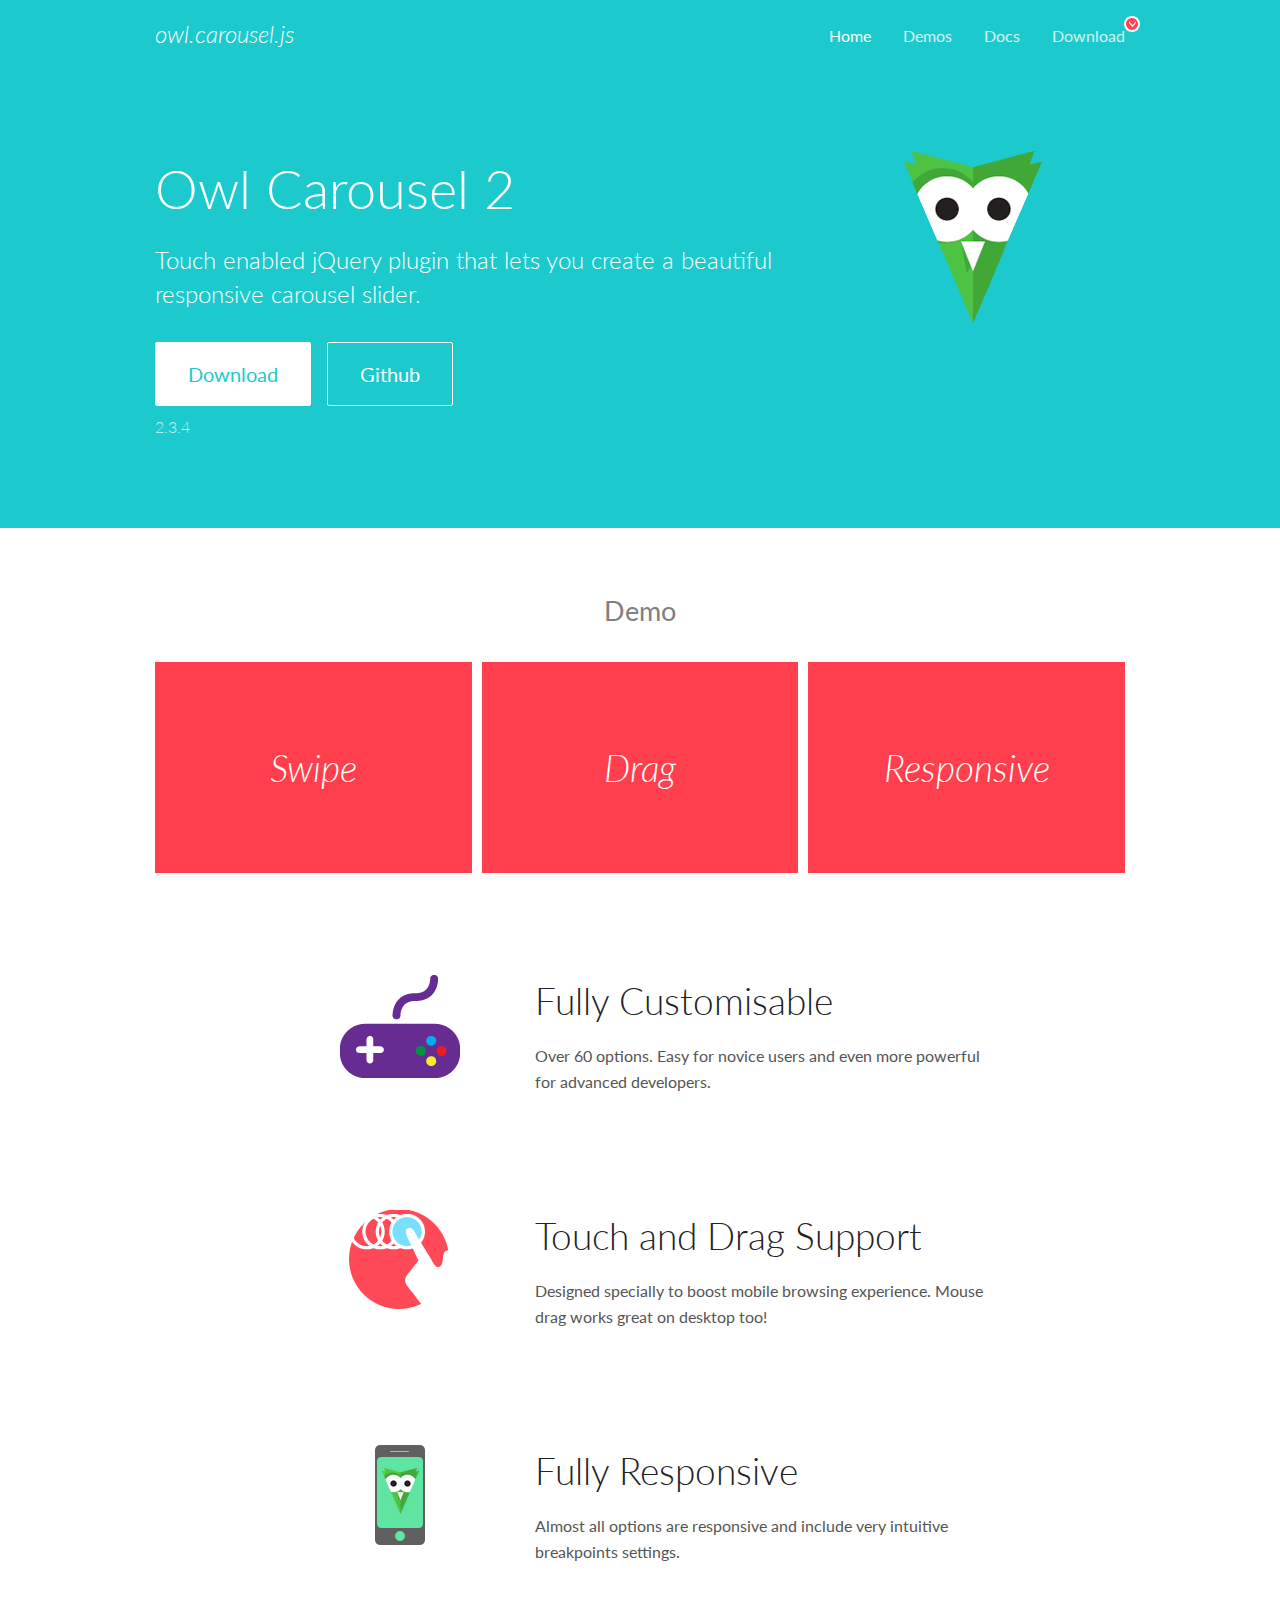
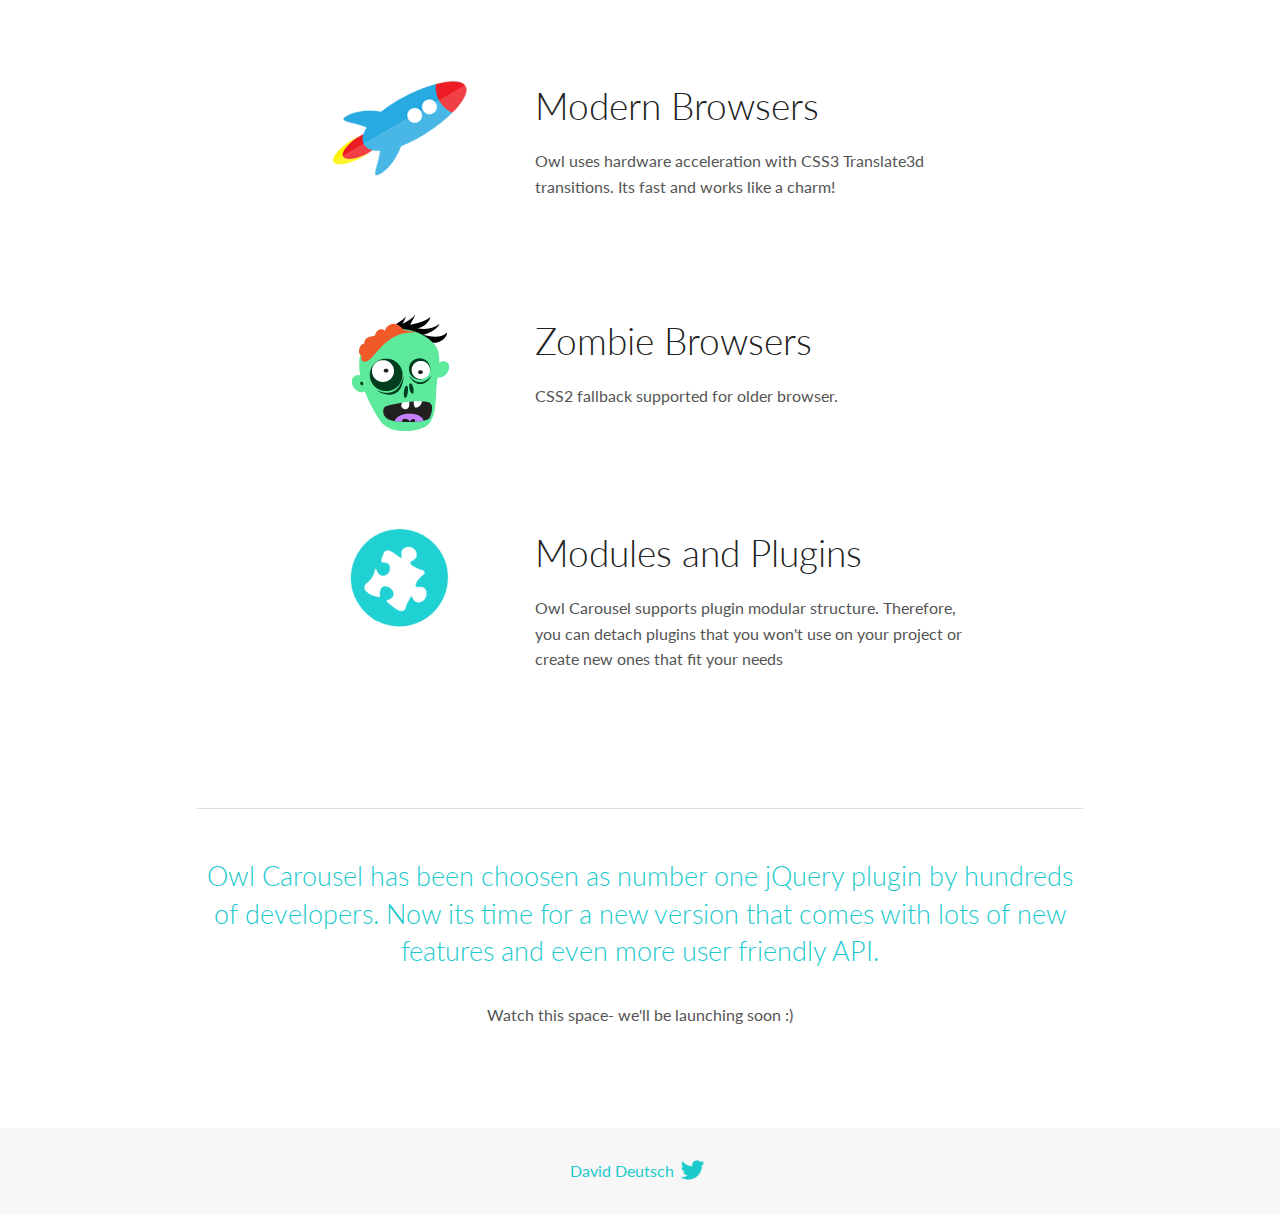
<file: assets/plugins/OwlCarousel2-2.3.4/docs/index.html>
<!DOCTYPE html>
<html lang="en">
  <head>

    <!-- head -->
    <meta charset="utf-8">
    <meta name="msapplication-tap-highlight" content="no" />
    <meta name="viewport" content="width=device-width, initial-scale=1.0" />
    <meta name="description" content="Touch enabled jQuery plugin that lets you create beautiful responsive carousel slider.">
    <meta name="author" content="David Deutsch">
    <title>
      Home | Owl Carousel | 2.3.4
    </title>

    <!-- Stylesheets -->
    <link href='https://fonts.googleapis.com/css?family=Lato:300,400,700,400italic,300italic' rel='stylesheet' type='text/css'>
    <link rel="stylesheet" href="assets/css/docs.theme.min.css">

    <!-- Owl Stylesheets -->
    <link rel="stylesheet" href="assets/owlcarousel/assets/owl.carousel.min.css">
    <link rel="stylesheet" href="assets/owlcarousel/assets/owl.theme.default.min.css">

    <!-- HTML5 shim and Respond.js IE8 support of HTML5 elements and media queries -->

    <!--[if lt IE 9]>
      <script src="https://oss.maxcdn.com/libs/html5shiv/3.7.0/html5shiv.js"></script>
      <script src="https://oss.maxcdn.com/libs/respond.js/1.3.0/respond.min.js"></script>
    <![endif]-->

    <!-- Favicons -->
    <link rel="apple-touch-icon-precomposed" sizes="144x144" href="assets/ico/apple-touch-icon-144-precomposed.png">
    <link rel="shortcut icon" href="assets/ico/favicon.png">
    <link rel="shortcut icon" href="favicon.ico">

    <!-- Yeah i know js should not be in header. Its required for demos.-->

    <!-- javascript -->
    <script src="assets/vendors/jquery.min.js"></script>
    <script src="assets/owlcarousel/owl.carousel.js"></script>
  </head>
  <body>

    <!-- header -->
    <header class="header">
      <div class="row">
        <div class="large-12 columns">
          <div class="brand left">
            <h3>
              <a href="/OwlCarousel2/">owl.carousel.js</a> 
            </h3>
          </div>
          <a id="toggle-nav" class="right">
            <span></span> <span></span> <span></span> 
          </a> 
          <div class="nav-bar">
            <ul class="clearfix">
              <li class="active">
                <a href="/OwlCarousel2/index.html">Home</a> 
              </li>
              <li> <a href="/OwlCarousel2/demos/demos.html">Demos</a>  </li>
              <li> <a href="/OwlCarousel2/docs/started-welcome.html">Docs</a>  </li>
              <li>
                <a href="https://github.com/OwlCarousel2/OwlCarousel2/archive/2.3.4.zip">Download</a> 
                <span class="download"></span> 
              </li>
            </ul>
          </div>
        </div>
      </div>
    </header>

    <!-- home panel -->
    <section id="hero">
      <div class="row">
        <div class="large-8 medium-8 columns">
          <h1>Owl Carousel 2</h1>
          <h4>Touch enabled jQuery plugin that lets you create a beautiful responsive carousel slider.</h4>
          <a href="https://github.com/OwlCarousel2/OwlCarousel2/archive/2.3.4.zip" class="hero-button">Download</a> 
          <a href="https://github.com/OwlCarousel2/OwlCarousel2" class="hero-button outline">Github</a> 
          <p>2.3.4</p>
        </div>
        <div class="large-4 medium-4 columns">
          <img class="owl-logo" src="assets/img/owl-logo.png" alt="mr. Owl">
        </div>
      </div>
    </section>

    <!-- body -->
    <div class="home-demo">
      <div class="row">
        <div class="large-12 columns">
          <h3>Demo</h3>
          <div class="owl-carousel">
            <div class="item">
              <h2>Swipe</h2>
            </div>
            <div class="item">
              <h2>Drag</h2>
            </div>
            <div class="item">
              <h2>Responsive</h2>
            </div>
            <div class="item">
              <h2>CSS3</h2>
            </div>
            <div class="item">
              <h2>Fast</h2>
            </div>
            <div class="item">
              <h2>Easy</h2>
            </div>
            <div class="item">
              <h2>Free</h2>
            </div>
            <div class="item">
              <h2>Upgradable</h2>
            </div>
            <div class="item">
              <h2>Tons of options</h2>
            </div>
            <div class="item">
              <h2>Infinity</h2>
            </div>
            <div class="item">
              <h2>Auto Width</h2>
            </div>
          </div>
        </div>
      </div>
    </div>
    <script>
      var owl = $('.owl-carousel');
      owl.owlCarousel({
        margin: 10,
        loop: true,
        responsive: {
          0: {
            items: 1
          },
          600: {
            items: 2
          },
          1000: {
            items: 3
          }
        }
      })
    </script>

    <!-- features -->
    <div id="features">
      <div class="row">
        <div class="small-12 medium-9 small-centered columns">
          <section class="row feature">
            <div class="medium-4 small-12 columns">
              <img src="assets/img/feature-options.png" alt="">
            </div>
            <div class="medium-8 small-12 columns">
              <h2>Fully Customisable</h2>
              <p>Over 60 options. Easy for novice users and even more powerful for advanced developers.</p>
            </div>
          </section>
          <section class="row feature">
            <div class="medium-4 small-12 columns">
              <img src="assets/img/feature-drag.png" alt="">
            </div>
            <div class="medium-8 small-12 columns">
              <h2>Touch and Drag Support</h2>
              <p>Designed specially to boost mobile browsing experience. Mouse drag works great on desktop too!</p>
            </div>
          </section>
          <section class="row feature">
            <div class="medium-4 small-12 columns">
              <img src="assets/img/feature-responsive.png" alt="">
            </div>
            <div class="medium-8 small-12 columns">
              <h2>Fully Responsive</h2>
              <p>Almost all options are responsive and include very intuitive breakpoints settings.</p>
            </div>
          </section>
          <section class="row feature">
            <div class="medium-4 small-12 columns">
              <img src="assets/img/feature-modern.png" alt="">
            </div>
            <div class="medium-8 small-12 columns">
              <h2>Modern Browsers</h2>
              <p>Owl uses hardware acceleration with CSS3 Translate3d transitions. Its fast and works like a charm! </p>
            </div>
          </section>
          <section class="row feature">
            <div class="medium-4 small-12 columns">
              <img src="assets/img/feature-zombie.png" alt="">
            </div>
            <div class="medium-8 small-12 columns">
              <h2>Zombie Browsers</h2>
              <p>CSS2 fallback supported for older browser.</p>
            </div>
          </section>
          <section class="row feature">
            <div class="medium-4 small-12 columns">
              <img src="assets/img/feature-module.png" alt="">
            </div>
            <div class="medium-8 small-12 columns">
              <h2>Modules and Plugins</h2>
              <p>Owl Carousel supports plugin modular structure. Therefore, you can detach plugins that you won&#x27;t use on your project or create new ones that fit your needs</p>
            </div>
          </section>
        </div>
      </div>
    </div>

    <!-- footer -->
    <section id="teaser-text">
      <div class="row">
        <div class="small-12 medium-11 small-centered columns">
          <hr>
          <h3 id="owl-carousel-has-been-choosen-as-number-one-jquery-plugin-by-hundreds-of-developers-now-its-time-for-a-new-version-that-comes-with-lots-of-new-features-and-even-more-user-friendly-api-">Owl Carousel has been choosen as number one jQuery plugin by hundreds of developers. Now its time for a new version that comes with lots of new features and even more user friendly API.</h3>
          <p>Watch this space- we&#39;ll be launching soon :)</p>
        </div>
      </div>
    </section>

    <!-- footer -->
    <footer class="footer">
      <div class="row">
        <div class="large-12 columns">
          <h5>
            <a href="/OwlCarousel2/docs/support-contact.html">David Deutsch</a> 
            <a id="custom-tweet-button" href="https://twitter.com/share?url=https://github.com/OwlCarousel2/OwlCarousel2&text=Owl Carousel - This is so awesome! " target="_blank"></a> 
          </h5>
        </div>
      </div>
    </footer>

    <!-- vendors -->
    <script src="assets/vendors/highlight.js"></script>
    <script src="assets/js/app.js"></script>
  </body>
</html>
</file>
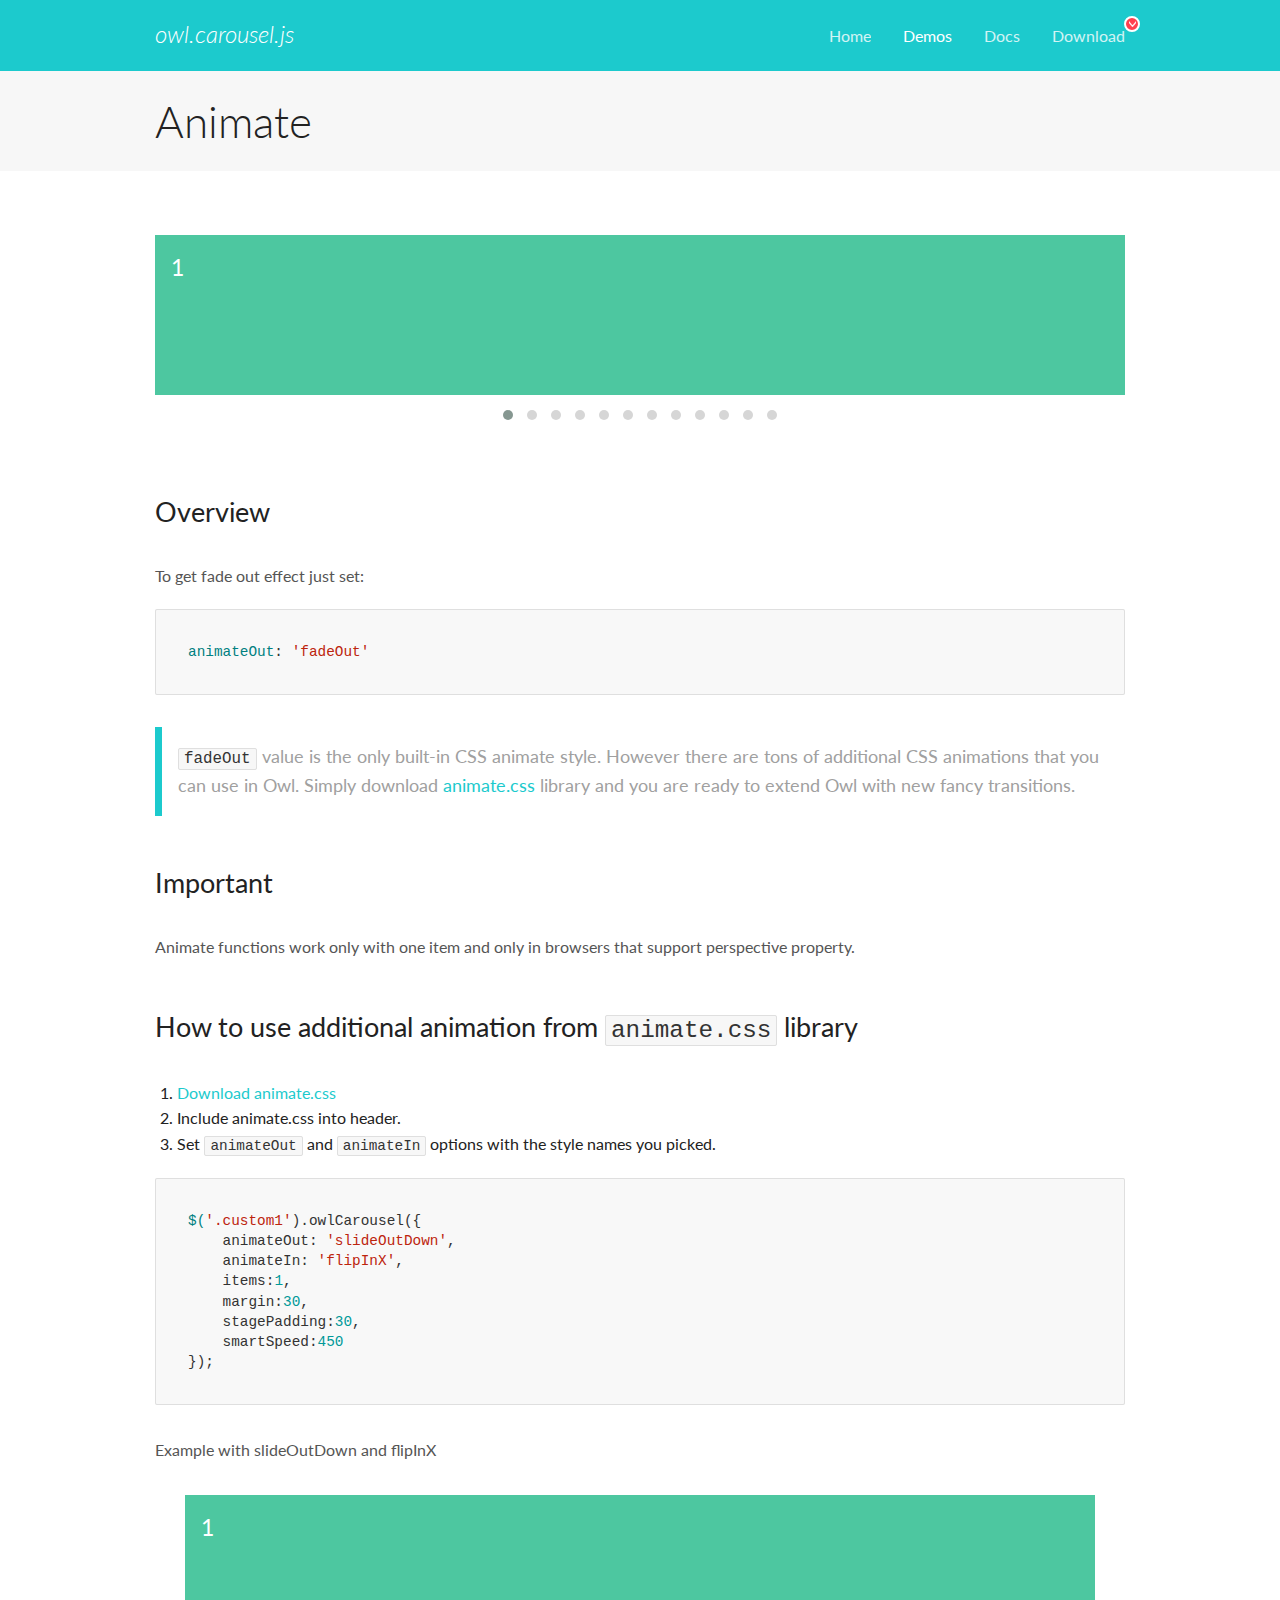
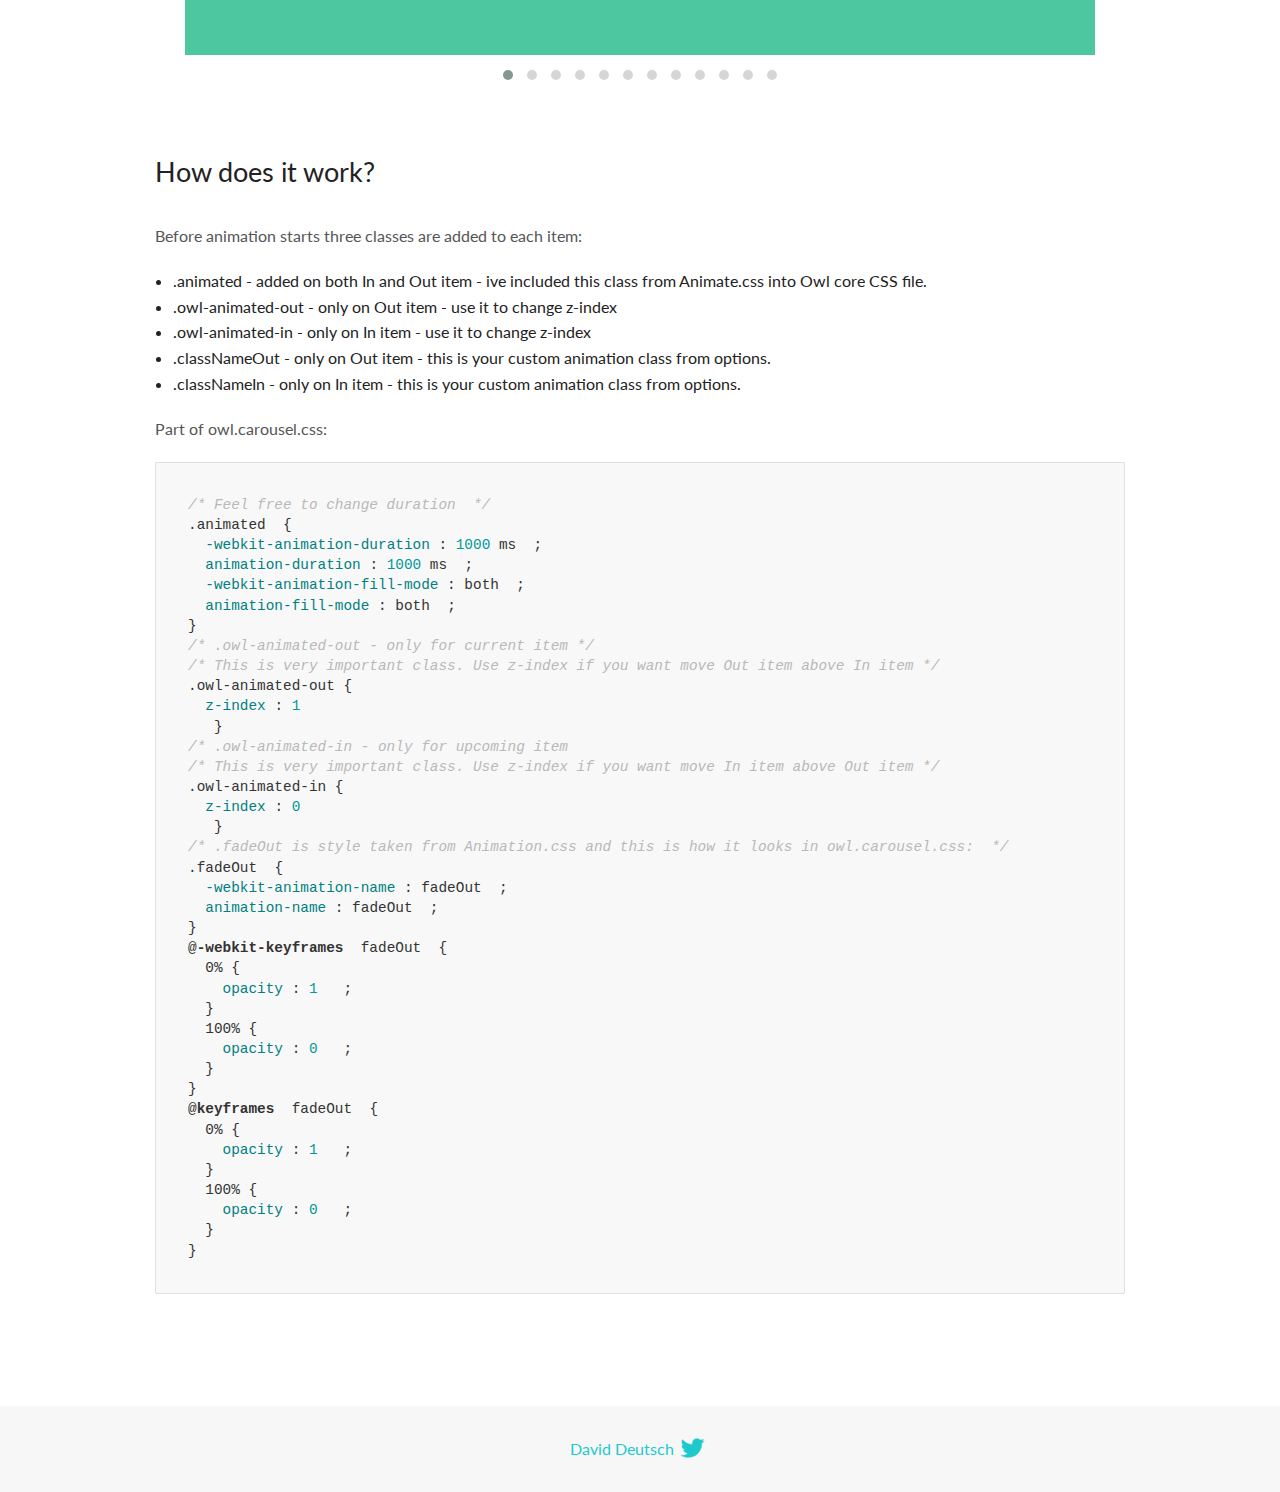
<file: assets/plugins/OwlCarousel2-2.3.4/docs/demos/animate.html>
<!DOCTYPE html>
<html lang="en">
  <head>

    <!-- head -->
    <meta charset="utf-8">
    <meta name="msapplication-tap-highlight" content="no" />
    <meta name="viewport" content="width=device-width, initial-scale=1.0" />
    <meta name="description" content="Animate carousel">
    <meta name="author" content="David Deutsch">
    <title>
      Animate Demo | Owl Carousel | 2.3.4
    </title>

    <!-- Stylesheets -->
    <link href='https://fonts.googleapis.com/css?family=Lato:300,400,700,400italic,300italic' rel='stylesheet' type='text/css'>
    <link rel="stylesheet" href="../assets/css/docs.theme.min.css">

    <!-- Owl Stylesheets -->
    <link rel="stylesheet" href="../assets/owlcarousel/assets/owl.carousel.min.css">
    <link rel="stylesheet" href="../assets/owlcarousel/assets/owl.theme.default.min.css">

    <!-- HTML5 shim and Respond.js IE8 support of HTML5 elements and media queries -->

    <!--[if lt IE 9]>
      <script src="https://oss.maxcdn.com/libs/html5shiv/3.7.0/html5shiv.js"></script>
      <script src="https://oss.maxcdn.com/libs/respond.js/1.3.0/respond.min.js"></script>
    <![endif]-->

    <!-- Favicons -->
    <link rel="apple-touch-icon-precomposed" sizes="144x144" href="../assets/ico/apple-touch-icon-144-precomposed.png">
    <link rel="shortcut icon" href="../assets/ico/favicon.png">
    <link rel="shortcut icon" href="favicon.ico">

    <!-- Yeah i know js should not be in header. Its required for demos.-->

    <!-- javascript -->
    <script src="../assets/vendors/jquery.min.js"></script>
    <script src="../assets/owlcarousel/owl.carousel.js"></script>
  </head>
  <body>

    <!-- header -->
    <header class="header">
      <div class="row">
        <div class="large-12 columns">
          <div class="brand left">
            <h3>
              <a href="/OwlCarousel2/">owl.carousel.js</a> 
            </h3>
          </div>
          <a id="toggle-nav" class="right">
            <span></span> <span></span> <span></span> 
          </a> 
          <div class="nav-bar">
            <ul class="clearfix">
              <li> <a href="/OwlCarousel2/index.html">Home</a>  </li>
              <li class="active">
                <a href="/OwlCarousel2/demos/demos.html">Demos</a> 
              </li>
              <li> <a href="/OwlCarousel2/docs/started-welcome.html">Docs</a>  </li>
              <li>
                <a href="https://github.com/OwlCarousel2/OwlCarousel2/archive/2.3.4.zip">Download</a> 
                <span class="download"></span> 
              </li>
            </ul>
          </div>
        </div>
      </div>
    </header>

    <!-- title -->
    <section class="title">
      <div class="row">
        <div class="large-12 columns">
          <h1>Animate</h1>
        </div>
      </div>
    </section>

    <!--  Demos -->
    <section id="demos">
      <div class="row">
        <div class="large-12 columns">
          <div class="fadeOut owl-carousel owl-theme">
            <div class="item">
              <h4>1</h4>
            </div>
            <div class="item">
              <h4>2</h4>
            </div>
            <div class="item">
              <h4>3</h4>
            </div>
            <div class="item">
              <h4>4</h4>
            </div>
            <div class="item">
              <h4>5</h4>
            </div>
            <div class="item">
              <h4>6</h4>
            </div>
            <div class="item">
              <h4>7</h4>
            </div>
            <div class="item">
              <h4>8</h4>
            </div>
            <div class="item">
              <h4>9</h4>
            </div>
            <div class="item">
              <h4>10</h4>
            </div>
            <div class="item">
              <h4>11</h4>
            </div>
            <div class="item">
              <h4>12</h4>
            </div>
          </div>
          <h3 id="overview">Overview</h3>
          <p>To get fade out effect just set:</p>
          <pre><code>animateOut: &#39;fadeOut&#39;</code></pre>
          <blockquote>
            <p><code>fadeOut</code> value is the only built-in CSS animate style. However there are tons of additional CSS animations that you can use in Owl. Simply download
              <a href="https://daneden.github.io/animate.css/">animate.css</a>  library and you are ready to extend Owl with new fancy transitions.</p>
          </blockquote>
          <h3 id="important">Important</h3>
          <p>Animate functions work only with one item and only in browsers that support perspective property.</p>
          <h3 id="how-to-use-additional-animation-from-animate-css-library">How to use additional animation from <code>animate.css</code> library</h3>
          <ol>
            <li> <a href="https://daneden.github.io/animate.css/">Download animate.css</a>  </li>
            <li>Include animate.css into header.</li>
            <li>Set <code>animateOut</code> and <code>animateIn</code> options with the style names you picked.</li>
          </ol>
          <pre><code>$(&#39;.custom1&#39;).owlCarousel({
    animateOut: &#39;slideOutDown&#39;,
    animateIn: &#39;flipInX&#39;,
    items:1,
    margin:30,
    stagePadding:30,
    smartSpeed:450
});</code></pre>
          <p>Example with slideOutDown and flipInX</p>
          <div class="custom1 owl-carousel owl-theme">
            <div class="item">
              <h4>1</h4>
            </div>
            <div class="item">
              <h4>2</h4>
            </div>
            <div class="item">
              <h4>3</h4>
            </div>
            <div class="item">
              <h4>4</h4>
            </div>
            <div class="item">
              <h4>5</h4>
            </div>
            <div class="item">
              <h4>6</h4>
            </div>
            <div class="item">
              <h4>7</h4>
            </div>
            <div class="item">
              <h4>8</h4>
            </div>
            <div class="item">
              <h4>9</h4>
            </div>
            <div class="item">
              <h4>10</h4>
            </div>
            <div class="item">
              <h4>11</h4>
            </div>
            <div class="item">
              <h4>12</h4>
            </div>
          </div>
          <h3 id="how-does-it-work-">How does it work?</h3>
          <p>Before animation starts three classes are added to each item:</p>
          <ul>
            <li>.animated - added on both In and Out item - ive included this class from Animate.css into Owl core CSS file.</li>
            <li>.owl-animated-out - only on Out item - use it to change z-index</li>
            <li>.owl-animated-in - only on In item - use it to change z-index</li>
            <li>.classNameOut - only on Out item - this is your custom animation class from options.</li>
            <li>.classNameIn - only on In item - this is your custom animation class from options.</li>
          </ul>
          <p>Part of owl.carousel.css:</p>
          <pre><code class="language-css"><span class="comment">/* Feel free to change duration  */</span> 
<span class="class">.animated</span>  <span class="rules">{
  <span class="rule"><span class="attribute">-webkit-animation-duration</span> :<span class="value"> <span class="number">1000</span> ms</span> </span> ;
  <span class="rule"><span class="attribute">animation-duration</span> :<span class="value"> <span class="number">1000</span> ms</span> </span> ;
  <span class="rule"><span class="attribute">-webkit-animation-fill-mode</span> :<span class="value"> both</span> </span> ;
  <span class="rule"><span class="attribute">animation-fill-mode</span> :<span class="value"> both</span> </span> ;
<span class="rule">}</span> </span> 
<span class="comment">/* .owl-animated-out - only for current item */</span> 
<span class="comment">/* This is very important class. Use z-index if you want move Out item above In item */</span> 
<span class="class">.owl-animated-out</span> <span class="rules">{
  <span class="rule"><span class="attribute">z-index</span> :<span class="value"> <span class="number">1</span> 
</span> </span> </span> }
<span class="comment">/* .owl-animated-in - only for upcoming item
/* This is very important class. Use z-index if you want move In item above Out item */</span> 
<span class="class">.owl-animated-in</span> <span class="rules">{
  <span class="rule"><span class="attribute">z-index</span> :<span class="value"> <span class="number">0</span> 
</span> </span> </span> }
<span class="comment">/* .fadeOut is style taken from Animation.css and this is how it looks in owl.carousel.css:  */</span> 
<span class="class">.fadeOut</span>  <span class="rules">{
  <span class="rule"><span class="attribute">-webkit-animation-name</span> :<span class="value"> fadeOut</span> </span> ;
  <span class="rule"><span class="attribute">animation-name</span> :<span class="value"> fadeOut</span> </span> ;
<span class="rule">}</span> </span> 
<span class="at_rule">@<span class="keyword">-webkit-keyframes</span>  fadeOut </span> {
  0% <span class="rules">{
    <span class="rule"><span class="attribute">opacity</span> :<span class="value"> <span class="number">1</span> </span> </span> ;
  <span class="rule">}</span> </span> 
  100% <span class="rules">{
    <span class="rule"><span class="attribute">opacity</span> :<span class="value"> <span class="number">0</span> </span> </span> ;
  <span class="rule">}</span> </span> 
}
<span class="at_rule">@<span class="keyword">keyframes</span>  fadeOut </span> {
  0% <span class="rules">{
    <span class="rule"><span class="attribute">opacity</span> :<span class="value"> <span class="number">1</span> </span> </span> ;
  <span class="rule">}</span> </span> 
  100% <span class="rules">{
    <span class="rule"><span class="attribute">opacity</span> :<span class="value"> <span class="number">0</span> </span> </span> ;
  <span class="rule">}</span> </span> 
}</code></pre>
          <link rel="stylesheet" href="../assets/css/animate.css">
          <script>
            jQuery(document).ready(function($) {
              $('.fadeOut').owlCarousel({
                items: 1,
                animateOut: 'fadeOut',
                loop: true,
                margin: 10,
              });
              $('.custom1').owlCarousel({
                animateOut: 'slideOutDown',
                animateIn: 'flipInX',
                items: 1,
                margin: 30,
                stagePadding: 30,
                smartSpeed: 450
              });
            });
          </script>
        </div>
      </div>
    </section>

    <!-- footer -->
    <footer class="footer">
      <div class="row">
        <div class="large-12 columns">
          <h5>
            <a href="/OwlCarousel2/docs/support-contact.html">David Deutsch</a> 
            <a id="custom-tweet-button" href="https://twitter.com/share?url=https://github.com/OwlCarousel2/OwlCarousel2&text=Owl Carousel - This is so awesome! " target="_blank"></a> 
          </h5>
        </div>
      </div>
    </footer>

    <!-- vendors -->
    <script src="../assets/vendors/highlight.js"></script>
    <script src="../assets/js/app.js"></script>
  </body>
</html>
</file>
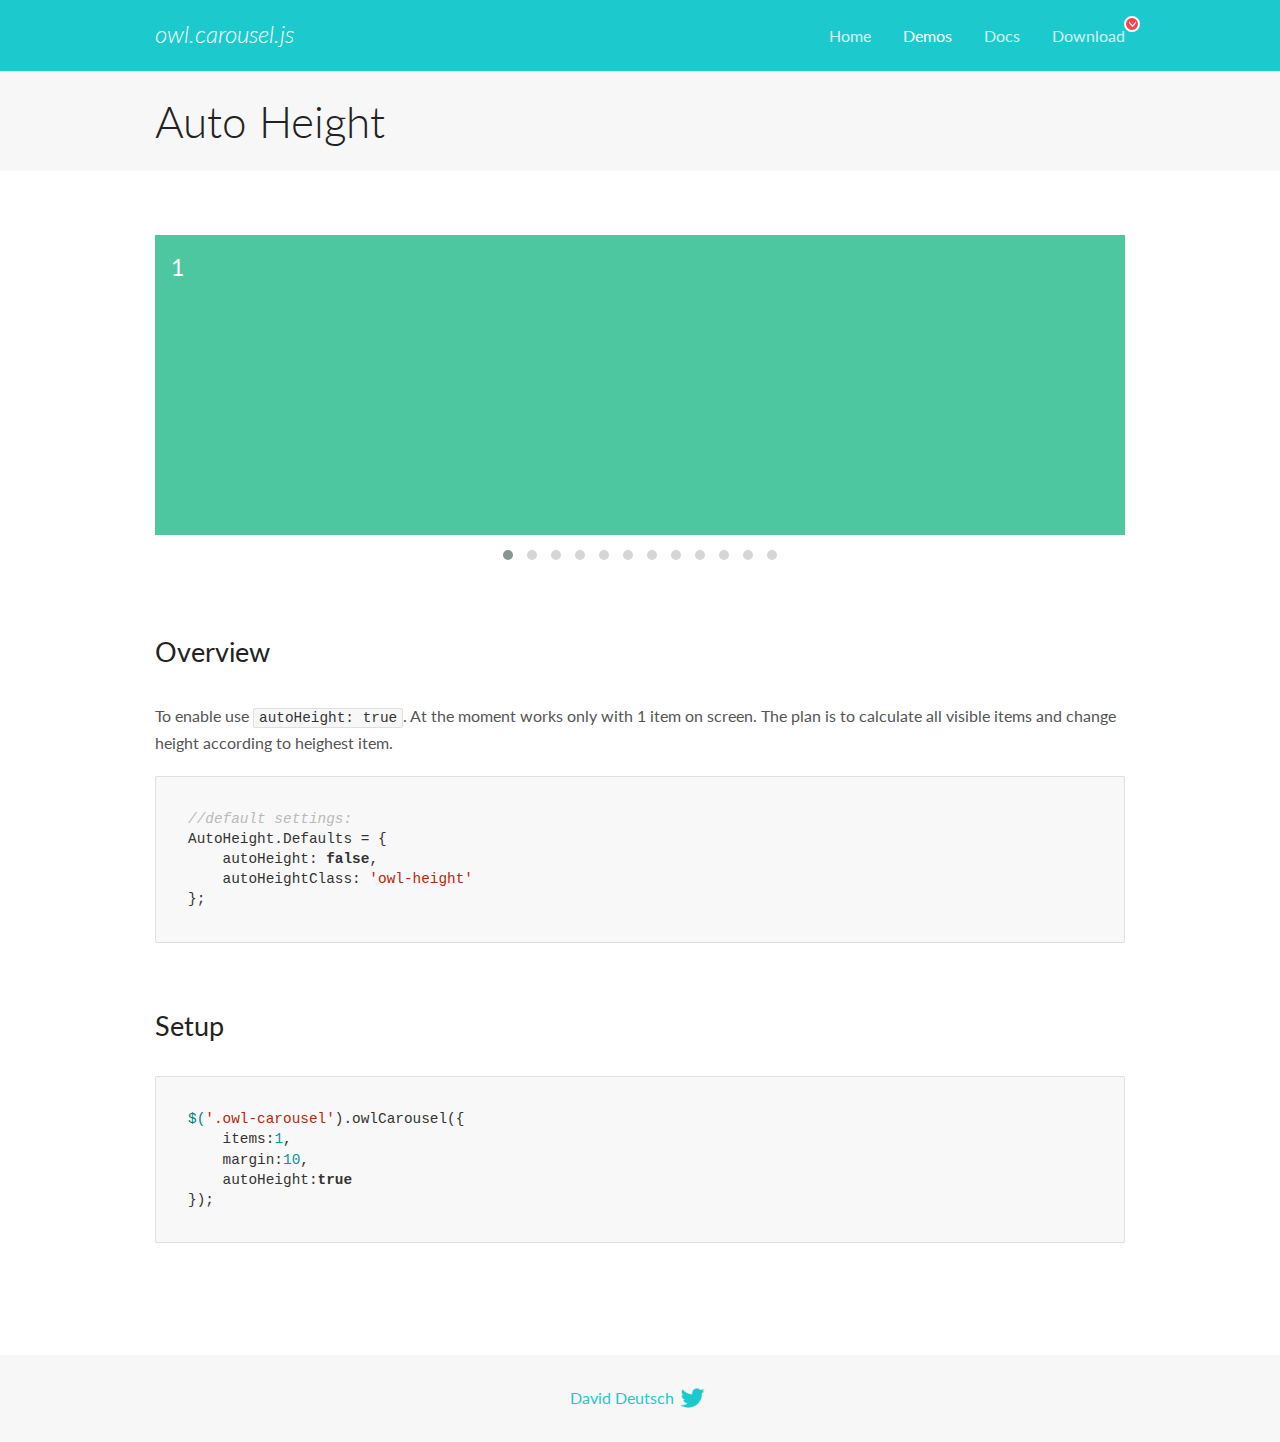
<file: assets/plugins/OwlCarousel2-2.3.4/docs/demos/autoheight.html>
<!DOCTYPE html>
<html lang="en">
  <head>

    <!-- head -->
    <meta charset="utf-8">
    <meta name="msapplication-tap-highlight" content="no" />
    <meta name="viewport" content="width=device-width, initial-scale=1.0" />
    <meta name="description" content="autoHeight usage demo">
    <meta name="author" content="David Deutsch">
    <title>
      Auto Height Demo | Owl Carousel | 2.3.4
    </title>

    <!-- Stylesheets -->
    <link href='https://fonts.googleapis.com/css?family=Lato:300,400,700,400italic,300italic' rel='stylesheet' type='text/css'>
    <link rel="stylesheet" href="../assets/css/docs.theme.min.css">

    <!-- Owl Stylesheets -->
    <link rel="stylesheet" href="../assets/owlcarousel/assets/owl.carousel.min.css">
    <link rel="stylesheet" href="../assets/owlcarousel/assets/owl.theme.default.min.css">

    <!-- HTML5 shim and Respond.js IE8 support of HTML5 elements and media queries -->

    <!--[if lt IE 9]>
      <script src="https://oss.maxcdn.com/libs/html5shiv/3.7.0/html5shiv.js"></script>
      <script src="https://oss.maxcdn.com/libs/respond.js/1.3.0/respond.min.js"></script>
    <![endif]-->

    <!-- Favicons -->
    <link rel="apple-touch-icon-precomposed" sizes="144x144" href="../assets/ico/apple-touch-icon-144-precomposed.png">
    <link rel="shortcut icon" href="../assets/ico/favicon.png">
    <link rel="shortcut icon" href="favicon.ico">

    <!-- Yeah i know js should not be in header. Its required for demos.-->

    <!-- javascript -->
    <script src="../assets/vendors/jquery.min.js"></script>
    <script src="../assets/owlcarousel/owl.carousel.js"></script>
  </head>
  <body>

    <!-- header -->
    <header class="header">
      <div class="row">
        <div class="large-12 columns">
          <div class="brand left">
            <h3>
              <a href="/OwlCarousel2/">owl.carousel.js</a> 
            </h3>
          </div>
          <a id="toggle-nav" class="right">
            <span></span> <span></span> <span></span> 
          </a> 
          <div class="nav-bar">
            <ul class="clearfix">
              <li> <a href="/OwlCarousel2/index.html">Home</a>  </li>
              <li class="active">
                <a href="/OwlCarousel2/demos/demos.html">Demos</a> 
              </li>
              <li> <a href="/OwlCarousel2/docs/started-welcome.html">Docs</a>  </li>
              <li>
                <a href="https://github.com/OwlCarousel2/OwlCarousel2/archive/2.3.4.zip">Download</a> 
                <span class="download"></span> 
              </li>
            </ul>
          </div>
        </div>
      </div>
    </header>

    <!-- title -->
    <section class="title">
      <div class="row">
        <div class="large-12 columns">
          <h1>Auto Height</h1>
        </div>
      </div>
    </section>

    <!--  Demos -->
    <section id="demos">
      <div class="row">
        <div class="large-12 columns">
          <div class="owl-carousel owl-theme">
            <div class="item" style="height:300px">
              <h4>1</h4>
            </div>
            <div class="item" style="height:100px">
              <h4>2</h4>
            </div>
            <div class="item" style="height:500px">
              <h4>3</h4>
            </div>
            <div class="item" style="height:250px">
              <h4>4</h4>
            </div>
            <div class="item" style="height:400px">
              <h4>5</h4>
            </div>
            <div class="item" style="height:500px">
              <h4>6</h4>
            </div>
            <div class="item" style="height:600px">
              <h4>7</h4>
            </div>
            <div class="item" style="height:400px">
              <h4>8</h4>
            </div>
            <div class="item" style="height:300px">
              <h4>9</h4>
            </div>
            <div class="item" style="height:350px">
              <h4>10</h4>
            </div>
            <div class="item" style="height:200px">
              <h4>11</h4>
            </div>
            <div class="item" style="height:150px">
              <h4>12</h4>
            </div>
          </div>
          <h3 id="overview">Overview</h3>
          <p>To enable use <code>autoHeight: true</code>. At the moment works only with 1 item on screen. The plan is to calculate all visible items and change height according to heighest item.</p>
          <pre><code>//default settings:
AutoHeight.Defaults = {
    autoHeight: false,
    autoHeightClass: &#39;owl-height&#39;
};</code></pre>
          <h3 id="setup">Setup</h3>
          <pre><code>$(&#39;.owl-carousel&#39;).owlCarousel({
    items:1,
    margin:10,
    autoHeight:true
});</code></pre>
          <script>
            $(document).ready(function() {
              $('.owl-carousel').owlCarousel({
                items: 1,
                margin: 10,
                autoHeight: true
              });
            })
          </script>
        </div>
      </div>
    </section>

    <!-- footer -->
    <footer class="footer">
      <div class="row">
        <div class="large-12 columns">
          <h5>
            <a href="/OwlCarousel2/docs/support-contact.html">David Deutsch</a> 
            <a id="custom-tweet-button" href="https://twitter.com/share?url=https://github.com/OwlCarousel2/OwlCarousel2&text=Owl Carousel - This is so awesome! " target="_blank"></a> 
          </h5>
        </div>
      </div>
    </footer>

    <!-- vendors -->
    <script src="../assets/vendors/highlight.js"></script>
    <script src="../assets/js/app.js"></script>
  </body>
</html>
</file>
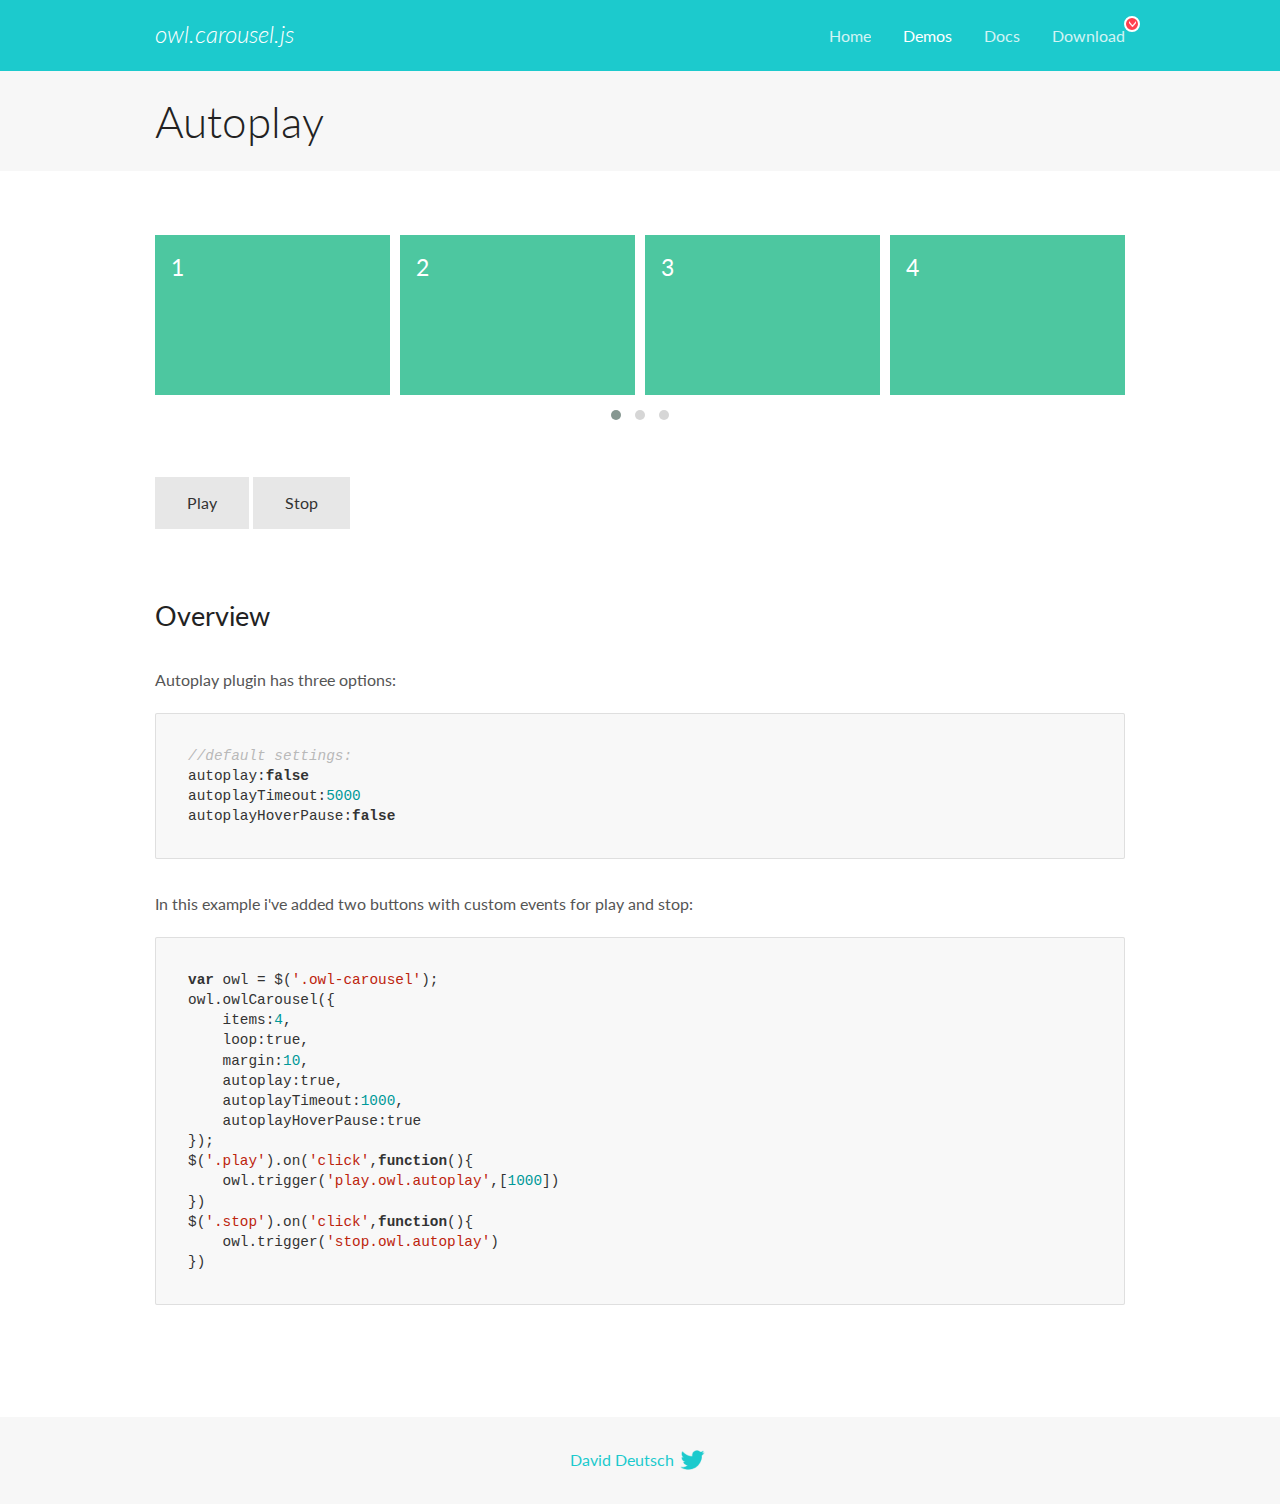
<file: assets/plugins/OwlCarousel2-2.3.4/docs/demos/autoplay.html>
<!DOCTYPE html>
<html lang="en">
  <head>

    <!-- head -->
    <meta charset="utf-8">
    <meta name="msapplication-tap-highlight" content="no" />
    <meta name="viewport" content="width=device-width, initial-scale=1.0" />
    <meta name="description" content="Autoplay usage demo">
    <meta name="author" content="David Deutsch">
    <title>
      Autoplay Demo | Owl Carousel | 2.3.4
    </title>

    <!-- Stylesheets -->
    <link href='https://fonts.googleapis.com/css?family=Lato:300,400,700,400italic,300italic' rel='stylesheet' type='text/css'>
    <link rel="stylesheet" href="../assets/css/docs.theme.min.css">

    <!-- Owl Stylesheets -->
    <link rel="stylesheet" href="../assets/owlcarousel/assets/owl.carousel.min.css">
    <link rel="stylesheet" href="../assets/owlcarousel/assets/owl.theme.default.min.css">

    <!-- HTML5 shim and Respond.js IE8 support of HTML5 elements and media queries -->

    <!--[if lt IE 9]>
      <script src="https://oss.maxcdn.com/libs/html5shiv/3.7.0/html5shiv.js"></script>
      <script src="https://oss.maxcdn.com/libs/respond.js/1.3.0/respond.min.js"></script>
    <![endif]-->

    <!-- Favicons -->
    <link rel="apple-touch-icon-precomposed" sizes="144x144" href="../assets/ico/apple-touch-icon-144-precomposed.png">
    <link rel="shortcut icon" href="../assets/ico/favicon.png">
    <link rel="shortcut icon" href="favicon.ico">

    <!-- Yeah i know js should not be in header. Its required for demos.-->

    <!-- javascript -->
    <script src="../assets/vendors/jquery.min.js"></script>
    <script src="../assets/owlcarousel/owl.carousel.js"></script>
  </head>
  <body>

    <!-- header -->
    <header class="header">
      <div class="row">
        <div class="large-12 columns">
          <div class="brand left">
            <h3>
              <a href="/OwlCarousel2/">owl.carousel.js</a> 
            </h3>
          </div>
          <a id="toggle-nav" class="right">
            <span></span> <span></span> <span></span> 
          </a> 
          <div class="nav-bar">
            <ul class="clearfix">
              <li> <a href="/OwlCarousel2/index.html">Home</a>  </li>
              <li class="active">
                <a href="/OwlCarousel2/demos/demos.html">Demos</a> 
              </li>
              <li> <a href="/OwlCarousel2/docs/started-welcome.html">Docs</a>  </li>
              <li>
                <a href="https://github.com/OwlCarousel2/OwlCarousel2/archive/2.3.4.zip">Download</a> 
                <span class="download"></span> 
              </li>
            </ul>
          </div>
        </div>
      </div>
    </header>

    <!-- title -->
    <section class="title">
      <div class="row">
        <div class="large-12 columns">
          <h1>Autoplay</h1>
        </div>
      </div>
    </section>

    <!--  Demos -->
    <section id="demos">
      <div class="row">
        <div class="large-12 columns">
          <div class="owl-carousel owl-theme">
            <div class="item">
              <h4>1</h4>
            </div>
            <div class="item">
              <h4>2</h4>
            </div>
            <div class="item">
              <h4>3</h4>
            </div>
            <div class="item">
              <h4>4</h4>
            </div>
            <div class="item">
              <h4>5</h4>
            </div>
            <div class="item">
              <h4>6</h4>
            </div>
            <div class="item">
              <h4>7</h4>
            </div>
            <div class="item">
              <h4>8</h4>
            </div>
            <div class="item">
              <h4>9</h4>
            </div>
            <div class="item">
              <h4>10</h4>
            </div>
            <div class="item">
              <h4>11</h4>
            </div>
            <div class="item">
              <h4>12</h4>
            </div>
          </div>
          <a class="button secondary play">Play</a> 
          <a class="button secondary stop">Stop</a> 
          <h3 id="overview">Overview</h3>
          <p>Autoplay plugin has three options:</p>
          <pre><code>//default settings:
autoplay:false
autoplayTimeout:5000
autoplayHoverPause:false</code></pre>
          <p>In this example i&#39;ve added two buttons with custom events for play and stop:</p>
          <pre><code>var owl = $(&#39;.owl-carousel&#39;);
owl.owlCarousel({
    items:4,
    loop:true,
    margin:10,
    autoplay:true,
    autoplayTimeout:1000,
    autoplayHoverPause:true
});
$(&#39;.play&#39;).on(&#39;click&#39;,function(){
    owl.trigger(&#39;play.owl.autoplay&#39;,[1000])
})
$(&#39;.stop&#39;).on(&#39;click&#39;,function(){
    owl.trigger(&#39;stop.owl.autoplay&#39;)
})</code></pre>
          <script>
            $(document).ready(function() {
              var owl = $('.owl-carousel');
              owl.owlCarousel({
                items: 4,
                loop: true,
                margin: 10,
                autoplay: true,
                autoplayTimeout: 1000,
                autoplayHoverPause: true
              });
              $('.play').on('click', function() {
                owl.trigger('play.owl.autoplay', [1000])
              })
              $('.stop').on('click', function() {
                owl.trigger('stop.owl.autoplay')
              })
            })
          </script>
        </div>
      </div>
    </section>

    <!-- footer -->
    <footer class="footer">
      <div class="row">
        <div class="large-12 columns">
          <h5>
            <a href="/OwlCarousel2/docs/support-contact.html">David Deutsch</a> 
            <a id="custom-tweet-button" href="https://twitter.com/share?url=https://github.com/OwlCarousel2/OwlCarousel2&text=Owl Carousel - This is so awesome! " target="_blank"></a> 
          </h5>
        </div>
      </div>
    </footer>

    <!-- vendors -->
    <script src="../assets/vendors/highlight.js"></script>
    <script src="../assets/js/app.js"></script>
  </body>
</html>
</file>
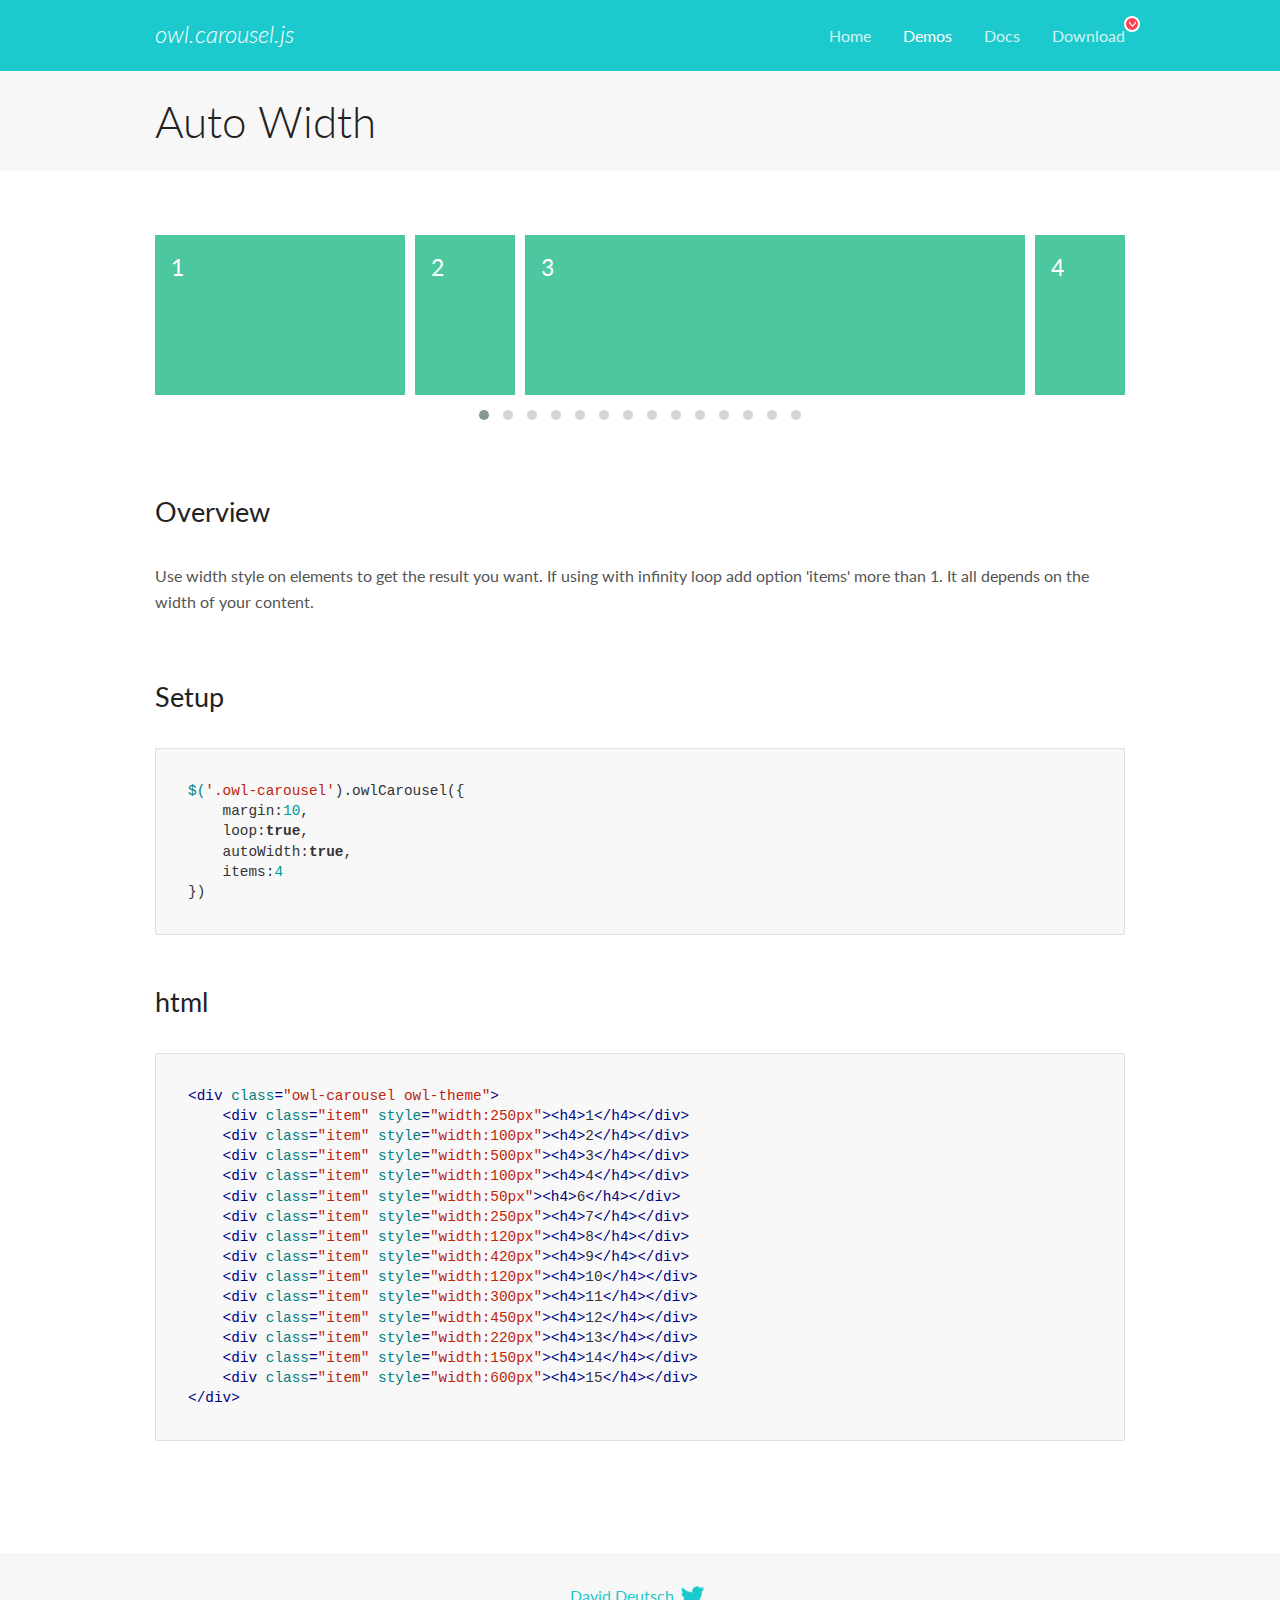
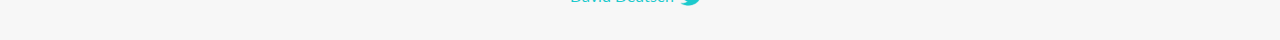
<file: assets/plugins/OwlCarousel2-2.3.4/docs/demos/autowidth.html>
<!DOCTYPE html>
<html lang="en">
  <head>

    <!-- head -->
    <meta charset="utf-8">
    <meta name="msapplication-tap-highlight" content="no" />
    <meta name="viewport" content="width=device-width, initial-scale=1.0" />
    <meta name="description" content="Auto Width">
    <meta name="author" content="David Deutsch">
    <title>
      Auto Width Demo | Owl Carousel | 2.3.4
    </title>

    <!-- Stylesheets -->
    <link href='https://fonts.googleapis.com/css?family=Lato:300,400,700,400italic,300italic' rel='stylesheet' type='text/css'>
    <link rel="stylesheet" href="../assets/css/docs.theme.min.css">

    <!-- Owl Stylesheets -->
    <link rel="stylesheet" href="../assets/owlcarousel/assets/owl.carousel.min.css">
    <link rel="stylesheet" href="../assets/owlcarousel/assets/owl.theme.default.min.css">

    <!-- HTML5 shim and Respond.js IE8 support of HTML5 elements and media queries -->

    <!--[if lt IE 9]>
      <script src="https://oss.maxcdn.com/libs/html5shiv/3.7.0/html5shiv.js"></script>
      <script src="https://oss.maxcdn.com/libs/respond.js/1.3.0/respond.min.js"></script>
    <![endif]-->

    <!-- Favicons -->
    <link rel="apple-touch-icon-precomposed" sizes="144x144" href="../assets/ico/apple-touch-icon-144-precomposed.png">
    <link rel="shortcut icon" href="../assets/ico/favicon.png">
    <link rel="shortcut icon" href="favicon.ico">

    <!-- Yeah i know js should not be in header. Its required for demos.-->

    <!-- javascript -->
    <script src="../assets/vendors/jquery.min.js"></script>
    <script src="../assets/owlcarousel/owl.carousel.js"></script>
  </head>
  <body>

    <!-- header -->
    <header class="header">
      <div class="row">
        <div class="large-12 columns">
          <div class="brand left">
            <h3>
              <a href="/OwlCarousel2/">owl.carousel.js</a> 
            </h3>
          </div>
          <a id="toggle-nav" class="right">
            <span></span> <span></span> <span></span> 
          </a> 
          <div class="nav-bar">
            <ul class="clearfix">
              <li> <a href="/OwlCarousel2/index.html">Home</a>  </li>
              <li class="active">
                <a href="/OwlCarousel2/demos/demos.html">Demos</a> 
              </li>
              <li> <a href="/OwlCarousel2/docs/started-welcome.html">Docs</a>  </li>
              <li>
                <a href="https://github.com/OwlCarousel2/OwlCarousel2/archive/2.3.4.zip">Download</a> 
                <span class="download"></span> 
              </li>
            </ul>
          </div>
        </div>
      </div>
    </header>

    <!-- title -->
    <section class="title">
      <div class="row">
        <div class="large-12 columns">
          <h1>Auto Width</h1>
        </div>
      </div>
    </section>

    <!--  Demos -->
    <section id="demos">
      <div class="row">
        <div class="large-12 columns">
          <div class="owl-carousel owl-theme">
            <div class="item" style="width:250px">
              <h4>1</h4>
            </div>
            <div class="item" style="width:100px">
              <h4>2</h4>
            </div>
            <div class="item" style="width:500px">
              <h4>3</h4>
            </div>
            <div class="item" style="width:100px">
              <h4>4</h4>
            </div>
            <div class="item" style="width:50px">
              <h4>6</h4>
            </div>
            <div class="item" style="width:250px">
              <h4>7</h4>
            </div>
            <div class="item" style="width:120px">
              <h4>8</h4>
            </div>
            <div class="item" style="width:420px">
              <h4>9</h4>
            </div>
            <div class="item" style="width:120px">
              <h4>10</h4>
            </div>
            <div class="item" style="width:300px">
              <h4>11</h4>
            </div>
            <div class="item" style="width:450px">
              <h4>12</h4>
            </div>
            <div class="item" style="width:220px">
              <h4>13</h4>
            </div>
            <div class="item" style="width:150px">
              <h4>14</h4>
            </div>
            <div class="item" style="width:600px">
              <h4>15</h4>
            </div>
          </div>
          <h3 id="overview">Overview</h3>
          <p>Use width style on elements to get the result you want. If using with infinity loop add option &#39;items&#39; more than 1. It all depends on the width of your content.</p>
          <h3 id="setup">Setup</h3>
          <pre><code>$(&#39;.owl-carousel&#39;).owlCarousel({
    margin:10,
    loop:true,
    autoWidth:true,
    items:4
})</code></pre>
          <h3 id="html">html</h3>
          <pre><code>&lt;div class=&quot;owl-carousel owl-theme&quot;&gt;
    &lt;div class=&quot;item&quot; style=&quot;width:250px&quot;&gt;&lt;h4&gt;1&lt;/h4&gt;&lt;/div&gt;
    &lt;div class=&quot;item&quot; style=&quot;width:100px&quot;&gt;&lt;h4&gt;2&lt;/h4&gt;&lt;/div&gt;
    &lt;div class=&quot;item&quot; style=&quot;width:500px&quot;&gt;&lt;h4&gt;3&lt;/h4&gt;&lt;/div&gt;
    &lt;div class=&quot;item&quot; style=&quot;width:100px&quot;&gt;&lt;h4&gt;4&lt;/h4&gt;&lt;/div&gt;
    &lt;div class=&quot;item&quot; style=&quot;width:50px&quot;&gt;&lt;h4&gt;6&lt;/h4&gt;&lt;/div&gt;
    &lt;div class=&quot;item&quot; style=&quot;width:250px&quot;&gt;&lt;h4&gt;7&lt;/h4&gt;&lt;/div&gt;
    &lt;div class=&quot;item&quot; style=&quot;width:120px&quot;&gt;&lt;h4&gt;8&lt;/h4&gt;&lt;/div&gt;
    &lt;div class=&quot;item&quot; style=&quot;width:420px&quot;&gt;&lt;h4&gt;9&lt;/h4&gt;&lt;/div&gt;
    &lt;div class=&quot;item&quot; style=&quot;width:120px&quot;&gt;&lt;h4&gt;10&lt;/h4&gt;&lt;/div&gt;
    &lt;div class=&quot;item&quot; style=&quot;width:300px&quot;&gt;&lt;h4&gt;11&lt;/h4&gt;&lt;/div&gt;
    &lt;div class=&quot;item&quot; style=&quot;width:450px&quot;&gt;&lt;h4&gt;12&lt;/h4&gt;&lt;/div&gt;
    &lt;div class=&quot;item&quot; style=&quot;width:220px&quot;&gt;&lt;h4&gt;13&lt;/h4&gt;&lt;/div&gt;
    &lt;div class=&quot;item&quot; style=&quot;width:150px&quot;&gt;&lt;h4&gt;14&lt;/h4&gt;&lt;/div&gt;
    &lt;div class=&quot;item&quot; style=&quot;width:600px&quot;&gt;&lt;h4&gt;15&lt;/h4&gt;&lt;/div&gt;
&lt;/div&gt;</code></pre>
          <script>
            $(document).ready(function() {
              $('.owl-carousel').owlCarousel({
                margin: 10,
                loop: true,
                autoWidth: true,
                items: 4
              })
            })
          </script>
        </div>
      </div>
    </section>

    <!-- footer -->
    <footer class="footer">
      <div class="row">
        <div class="large-12 columns">
          <h5>
            <a href="/OwlCarousel2/docs/support-contact.html">David Deutsch</a> 
            <a id="custom-tweet-button" href="https://twitter.com/share?url=https://github.com/OwlCarousel2/OwlCarousel2&text=Owl Carousel - This is so awesome! " target="_blank"></a> 
          </h5>
        </div>
      </div>
    </footer>

    <!-- vendors -->
    <script src="../assets/vendors/highlight.js"></script>
    <script src="../assets/js/app.js"></script>
  </body>
</html>
</file>
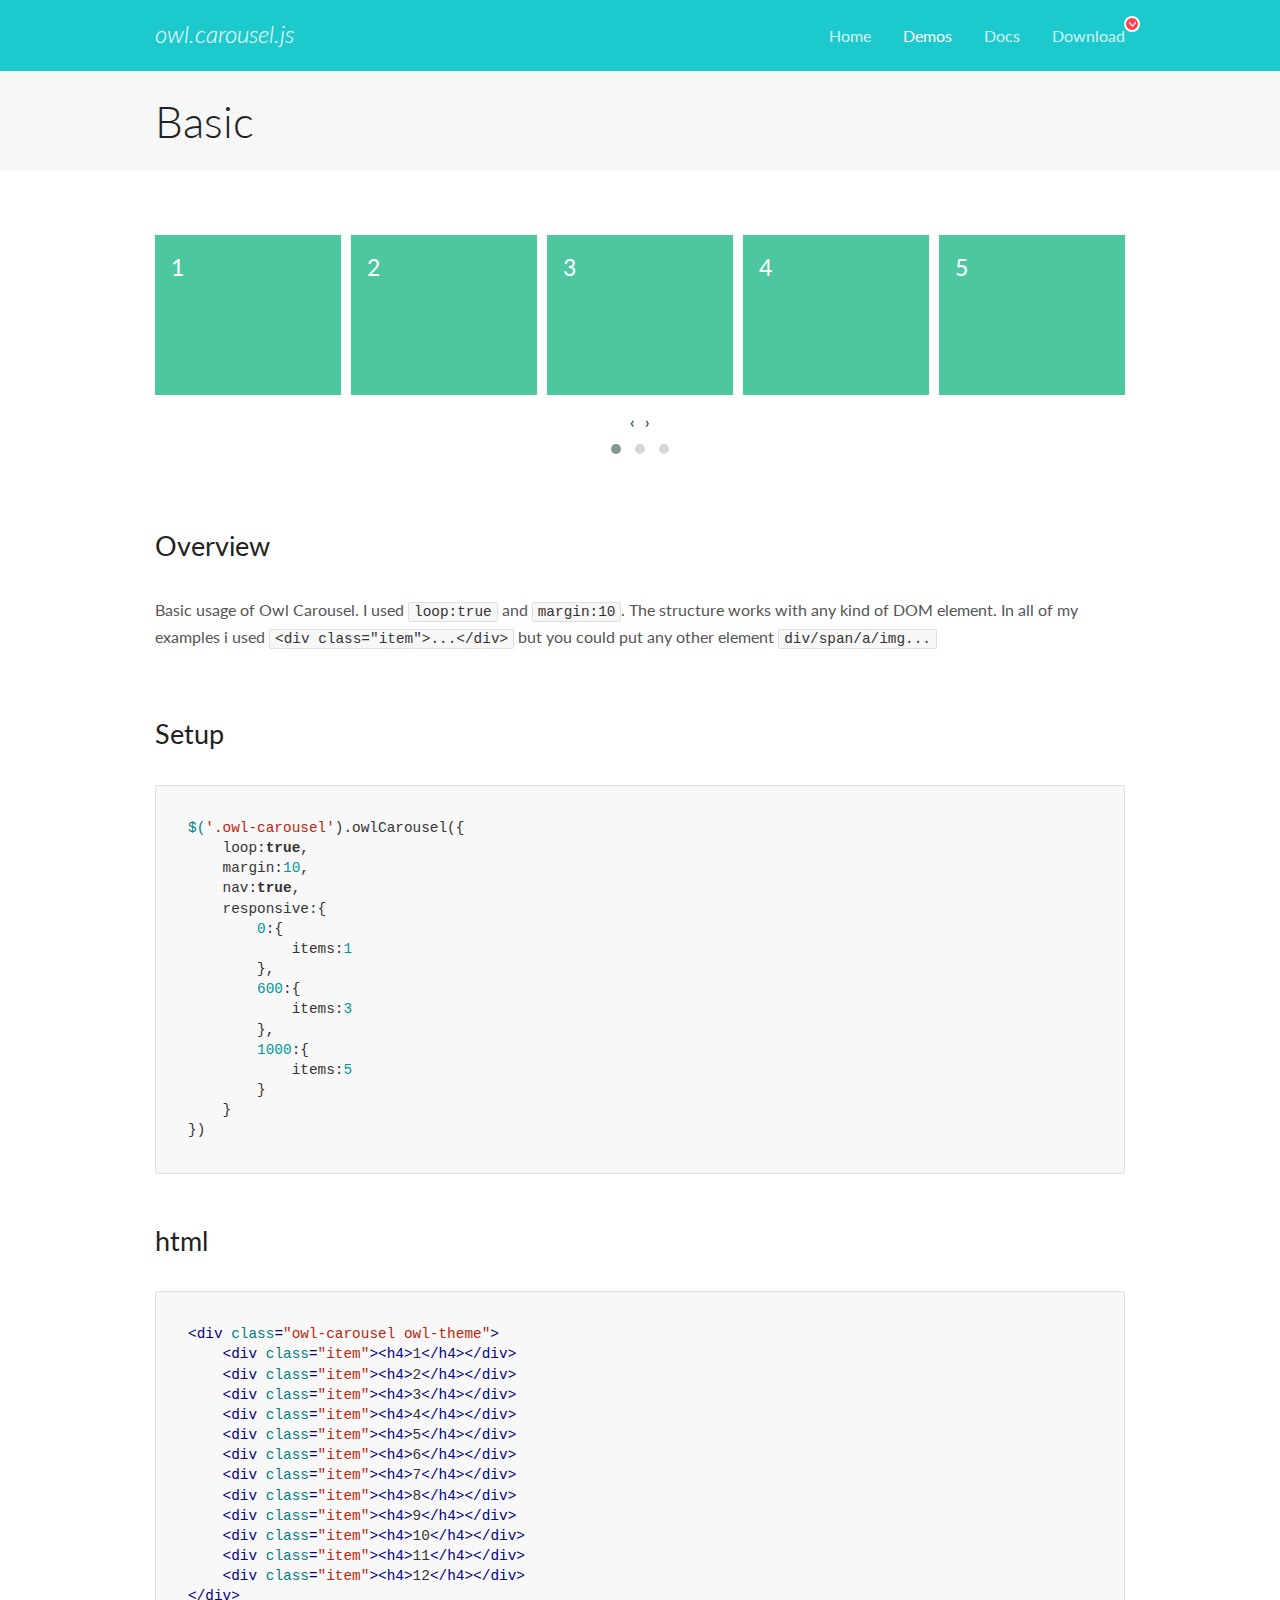
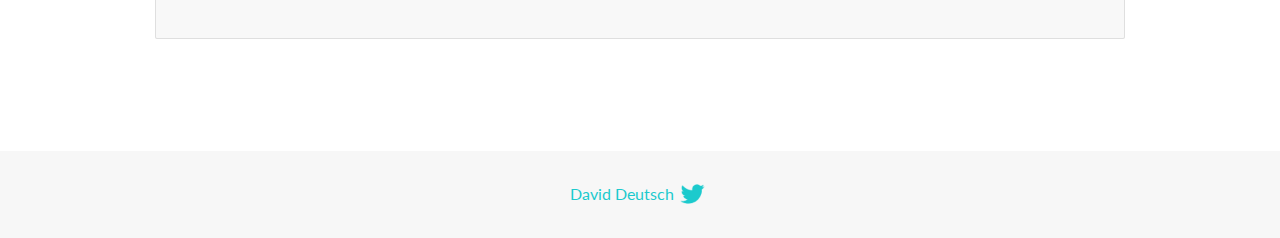
<file: assets/plugins/OwlCarousel2-2.3.4/docs/demos/basic.html>
<!DOCTYPE html>
<html lang="en">
  <head>

    <!-- head -->
    <meta charset="utf-8">
    <meta name="msapplication-tap-highlight" content="no" />
    <meta name="viewport" content="width=device-width, initial-scale=1.0" />
    <meta name="description" content="Basic usage demo">
    <meta name="author" content="David Deutsch">
    <title>
      Basic Demo | Owl Carousel | 2.3.4
    </title>

    <!-- Stylesheets -->
    <link href='https://fonts.googleapis.com/css?family=Lato:300,400,700,400italic,300italic' rel='stylesheet' type='text/css'>
    <link rel="stylesheet" href="../assets/css/docs.theme.min.css">

    <!-- Owl Stylesheets -->
    <link rel="stylesheet" href="../assets/owlcarousel/assets/owl.carousel.min.css">
    <link rel="stylesheet" href="../assets/owlcarousel/assets/owl.theme.default.min.css">

    <!-- HTML5 shim and Respond.js IE8 support of HTML5 elements and media queries -->

    <!--[if lt IE 9]>
      <script src="https://oss.maxcdn.com/libs/html5shiv/3.7.0/html5shiv.js"></script>
      <script src="https://oss.maxcdn.com/libs/respond.js/1.3.0/respond.min.js"></script>
    <![endif]-->

    <!-- Favicons -->
    <link rel="apple-touch-icon-precomposed" sizes="144x144" href="../assets/ico/apple-touch-icon-144-precomposed.png">
    <link rel="shortcut icon" href="../assets/ico/favicon.png">
    <link rel="shortcut icon" href="favicon.ico">

    <!-- Yeah i know js should not be in header. Its required for demos.-->

    <!-- javascript -->
    <script src="../assets/vendors/jquery.min.js"></script>
    <script src="../assets/owlcarousel/owl.carousel.js"></script>
  </head>
  <body>

    <!-- header -->
    <header class="header">
      <div class="row">
        <div class="large-12 columns">
          <div class="brand left">
            <h3>
              <a href="/OwlCarousel2/">owl.carousel.js</a> 
            </h3>
          </div>
          <a id="toggle-nav" class="right">
            <span></span> <span></span> <span></span> 
          </a> 
          <div class="nav-bar">
            <ul class="clearfix">
              <li> <a href="/OwlCarousel2/index.html">Home</a>  </li>
              <li class="active">
                <a href="/OwlCarousel2/demos/demos.html">Demos</a> 
              </li>
              <li> <a href="/OwlCarousel2/docs/started-welcome.html">Docs</a>  </li>
              <li>
                <a href="https://github.com/OwlCarousel2/OwlCarousel2/archive/2.3.4.zip">Download</a> 
                <span class="download"></span> 
              </li>
            </ul>
          </div>
        </div>
      </div>
    </header>

    <!-- title -->
    <section class="title">
      <div class="row">
        <div class="large-12 columns">
          <h1>Basic</h1>
        </div>
      </div>
    </section>

    <!--  Demos -->
    <section id="demos">
      <div class="row">
        <div class="large-12 columns">
          <div class="owl-carousel owl-theme">
            <div class="item">
              <h4>1</h4>
            </div>
            <div class="item">
              <h4>2</h4>
            </div>
            <div class="item">
              <h4>3</h4>
            </div>
            <div class="item">
              <h4>4</h4>
            </div>
            <div class="item">
              <h4>5</h4>
            </div>
            <div class="item">
              <h4>6</h4>
            </div>
            <div class="item">
              <h4>7</h4>
            </div>
            <div class="item">
              <h4>8</h4>
            </div>
            <div class="item">
              <h4>9</h4>
            </div>
            <div class="item">
              <h4>10</h4>
            </div>
            <div class="item">
              <h4>11</h4>
            </div>
            <div class="item">
              <h4>12</h4>
            </div>
          </div>
          <h3 id="overview">Overview</h3>
          <p>Basic usage of Owl Carousel. I used <code>loop:true</code> and <code>margin:10</code>. The structure works with any kind of DOM element. In all of my examples i used <code>&lt;div class=&quot;item&quot;&gt;...&lt;/div&gt;</code> but you could
            put any other element <code>div/span/a/img...</code></p>
          <h3 id="setup">Setup</h3>
          <pre><code>$(&#39;.owl-carousel&#39;).owlCarousel({
    loop:true,
    margin:10,
    nav:true,
    responsive:{
        0:{
            items:1
        },
        600:{
            items:3
        },
        1000:{
            items:5
        }
    }
})</code></pre>
          <h3 id="html">html</h3>
          <pre><code>&lt;div class=&quot;owl-carousel owl-theme&quot;&gt;
    &lt;div class=&quot;item&quot;&gt;&lt;h4&gt;1&lt;/h4&gt;&lt;/div&gt;
    &lt;div class=&quot;item&quot;&gt;&lt;h4&gt;2&lt;/h4&gt;&lt;/div&gt;
    &lt;div class=&quot;item&quot;&gt;&lt;h4&gt;3&lt;/h4&gt;&lt;/div&gt;
    &lt;div class=&quot;item&quot;&gt;&lt;h4&gt;4&lt;/h4&gt;&lt;/div&gt;
    &lt;div class=&quot;item&quot;&gt;&lt;h4&gt;5&lt;/h4&gt;&lt;/div&gt;
    &lt;div class=&quot;item&quot;&gt;&lt;h4&gt;6&lt;/h4&gt;&lt;/div&gt;
    &lt;div class=&quot;item&quot;&gt;&lt;h4&gt;7&lt;/h4&gt;&lt;/div&gt;
    &lt;div class=&quot;item&quot;&gt;&lt;h4&gt;8&lt;/h4&gt;&lt;/div&gt;
    &lt;div class=&quot;item&quot;&gt;&lt;h4&gt;9&lt;/h4&gt;&lt;/div&gt;
    &lt;div class=&quot;item&quot;&gt;&lt;h4&gt;10&lt;/h4&gt;&lt;/div&gt;
    &lt;div class=&quot;item&quot;&gt;&lt;h4&gt;11&lt;/h4&gt;&lt;/div&gt;
    &lt;div class=&quot;item&quot;&gt;&lt;h4&gt;12&lt;/h4&gt;&lt;/div&gt;
&lt;/div&gt;</code></pre>
          <script>
            $(document).ready(function() {
              var owl = $('.owl-carousel');
              owl.owlCarousel({
                margin: 10,
                nav: true,
                loop: true,
                responsive: {
                  0: {
                    items: 1
                  },
                  600: {
                    items: 3
                  },
                  1000: {
                    items: 5
                  }
                }
              })
            })
          </script>
        </div>
      </div>
    </section>

    <!-- footer -->
    <footer class="footer">
      <div class="row">
        <div class="large-12 columns">
          <h5>
            <a href="/OwlCarousel2/docs/support-contact.html">David Deutsch</a> 
            <a id="custom-tweet-button" href="https://twitter.com/share?url=https://github.com/OwlCarousel2/OwlCarousel2&text=Owl Carousel - This is so awesome! " target="_blank"></a> 
          </h5>
        </div>
      </div>
    </footer>

    <!-- vendors -->
    <script src="../assets/vendors/highlight.js"></script>
    <script src="../assets/js/app.js"></script>
  </body>
</html>
</file>
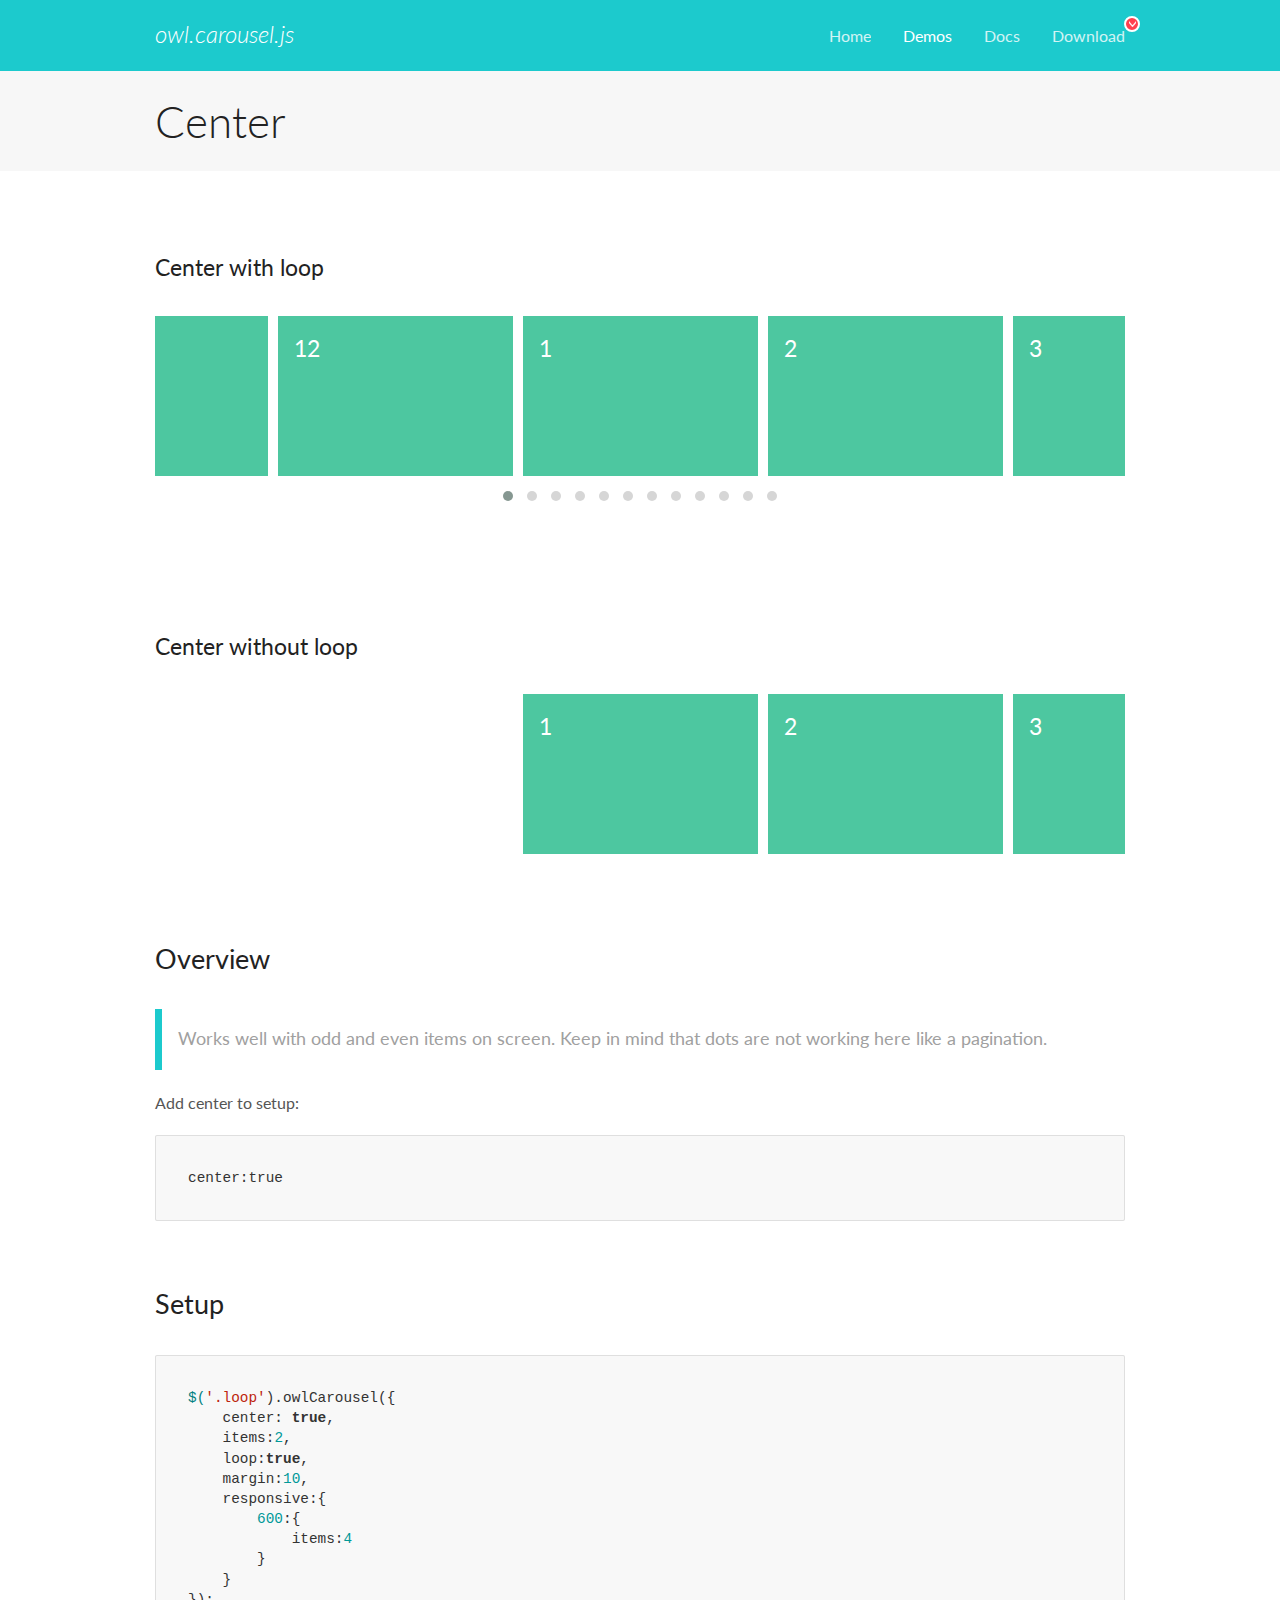
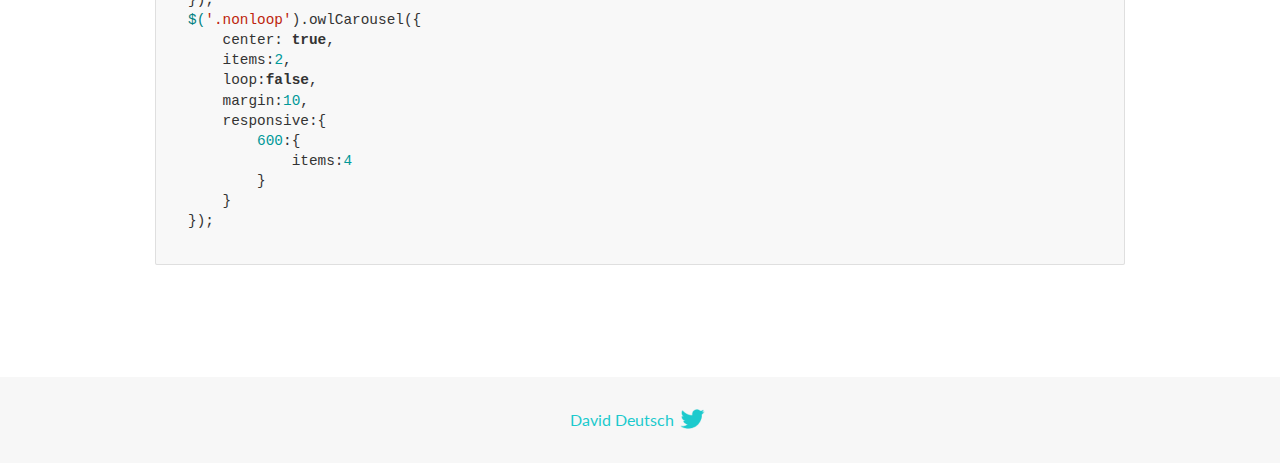
<file: assets/plugins/OwlCarousel2-2.3.4/docs/demos/center.html>
<!DOCTYPE html>
<html lang="en">
  <head>

    <!-- head -->
    <meta charset="utf-8">
    <meta name="msapplication-tap-highlight" content="no" />
    <meta name="viewport" content="width=device-width, initial-scale=1.0" />
    <meta name="description" content="Center carousel">
    <meta name="author" content="David Deutsch">
    <title>
      Center Demo | Owl Carousel | 2.3.4
    </title>

    <!-- Stylesheets -->
    <link href='https://fonts.googleapis.com/css?family=Lato:300,400,700,400italic,300italic' rel='stylesheet' type='text/css'>
    <link rel="stylesheet" href="../assets/css/docs.theme.min.css">

    <!-- Owl Stylesheets -->
    <link rel="stylesheet" href="../assets/owlcarousel/assets/owl.carousel.min.css">
    <link rel="stylesheet" href="../assets/owlcarousel/assets/owl.theme.default.min.css">

    <!-- HTML5 shim and Respond.js IE8 support of HTML5 elements and media queries -->

    <!--[if lt IE 9]>
      <script src="https://oss.maxcdn.com/libs/html5shiv/3.7.0/html5shiv.js"></script>
      <script src="https://oss.maxcdn.com/libs/respond.js/1.3.0/respond.min.js"></script>
    <![endif]-->

    <!-- Favicons -->
    <link rel="apple-touch-icon-precomposed" sizes="144x144" href="../assets/ico/apple-touch-icon-144-precomposed.png">
    <link rel="shortcut icon" href="../assets/ico/favicon.png">
    <link rel="shortcut icon" href="favicon.ico">

    <!-- Yeah i know js should not be in header. Its required for demos.-->

    <!-- javascript -->
    <script src="../assets/vendors/jquery.min.js"></script>
    <script src="../assets/owlcarousel/owl.carousel.js"></script>
  </head>
  <body>

    <!-- header -->
    <header class="header">
      <div class="row">
        <div class="large-12 columns">
          <div class="brand left">
            <h3>
              <a href="/OwlCarousel2/">owl.carousel.js</a> 
            </h3>
          </div>
          <a id="toggle-nav" class="right">
            <span></span> <span></span> <span></span> 
          </a> 
          <div class="nav-bar">
            <ul class="clearfix">
              <li> <a href="/OwlCarousel2/index.html">Home</a>  </li>
              <li class="active">
                <a href="/OwlCarousel2/demos/demos.html">Demos</a> 
              </li>
              <li> <a href="/OwlCarousel2/docs/started-welcome.html">Docs</a>  </li>
              <li>
                <a href="https://github.com/OwlCarousel2/OwlCarousel2/archive/2.3.4.zip">Download</a> 
                <span class="download"></span> 
              </li>
            </ul>
          </div>
        </div>
      </div>
    </header>

    <!-- title -->
    <section class="title">
      <div class="row">
        <div class="large-12 columns">
          <h1>Center</h1>
        </div>
      </div>
    </section>

    <!--  Demos -->
    <section id="demos">
      <div class="row">
        <div class="large-12 columns">
          <h4 id="center-with-loop">Center with loop</h4>
          <div class="loop owl-carousel owl-theme">
            <div class="item">
              <h4>1</h4>
            </div>
            <div class="item">
              <h4>2</h4>
            </div>
            <div class="item">
              <h4>3</h4>
            </div>
            <div class="item">
              <h4>4</h4>
            </div>
            <div class="item">
              <h4>5</h4>
            </div>
            <div class="item">
              <h4>6</h4>
            </div>
            <div class="item">
              <h4>7</h4>
            </div>
            <div class="item">
              <h4>8</h4>
            </div>
            <div class="item">
              <h4>9</h4>
            </div>
            <div class="item">
              <h4>10</h4>
            </div>
            <div class="item">
              <h4>11</h4>
            </div>
            <div class="item">
              <h4>12</h4>
            </div>
          </div>
          <br>
          <h4 id="center-without-loop">Center without loop</h4>
          <div class="nonloop owl-carousel">
            <div class="item">
              <h4>1</h4>
            </div>
            <div class="item">
              <h4>2</h4>
            </div>
            <div class="item">
              <h4>3</h4>
            </div>
            <div class="item">
              <h4>4</h4>
            </div>
            <div class="item">
              <h4>5</h4>
            </div>
            <div class="item">
              <h4>6</h4>
            </div>
            <div class="item">
              <h4>7</h4>
            </div>
            <div class="item">
              <h4>8</h4>
            </div>
            <div class="item">
              <h4>9</h4>
            </div>
            <div class="item">
              <h4>10</h4>
            </div>
            <div class="item">
              <h4>11</h4>
            </div>
            <div class="item">
              <h4>12</h4>
            </div>
          </div>
          <h3 id="overview">Overview</h3>
          <blockquote>
            <p>Works well with odd and even items on screen. Keep in mind that dots are not working here like a pagination.</p>
          </blockquote>
          <p>Add center to setup:</p>
          <pre><code>center:true</code></pre>
          <h3 id="setup">Setup</h3>
          <pre><code>$(&#39;.loop&#39;).owlCarousel({
    center: true,
    items:2,
    loop:true,
    margin:10,
    responsive:{
        600:{
            items:4
        }
    }
});
$(&#39;.nonloop&#39;).owlCarousel({
    center: true,
    items:2,
    loop:false,
    margin:10,
    responsive:{
        600:{
            items:4
        }
    }
});</code></pre>
          <script>
            jQuery(document).ready(function($) {
              $('.loop').owlCarousel({
                center: true,
                items: 2,
                loop: true,
                margin: 10,
                responsive: {
                  600: {
                    items: 4
                  }
                }
              });
              $('.nonloop').owlCarousel({
                center: true,
                items: 2,
                loop: false,
                margin: 10,
                responsive: {
                  600: {
                    items: 4
                  }
                }
              });
            });
          </script>
        </div>
      </div>
    </section>

    <!-- footer -->
    <footer class="footer">
      <div class="row">
        <div class="large-12 columns">
          <h5>
            <a href="/OwlCarousel2/docs/support-contact.html">David Deutsch</a> 
            <a id="custom-tweet-button" href="https://twitter.com/share?url=https://github.com/OwlCarousel2/OwlCarousel2&text=Owl Carousel - This is so awesome! " target="_blank"></a> 
          </h5>
        </div>
      </div>
    </footer>

    <!-- vendors -->
    <script src="../assets/vendors/highlight.js"></script>
    <script src="../assets/js/app.js"></script>
  </body>
</html>
</file>
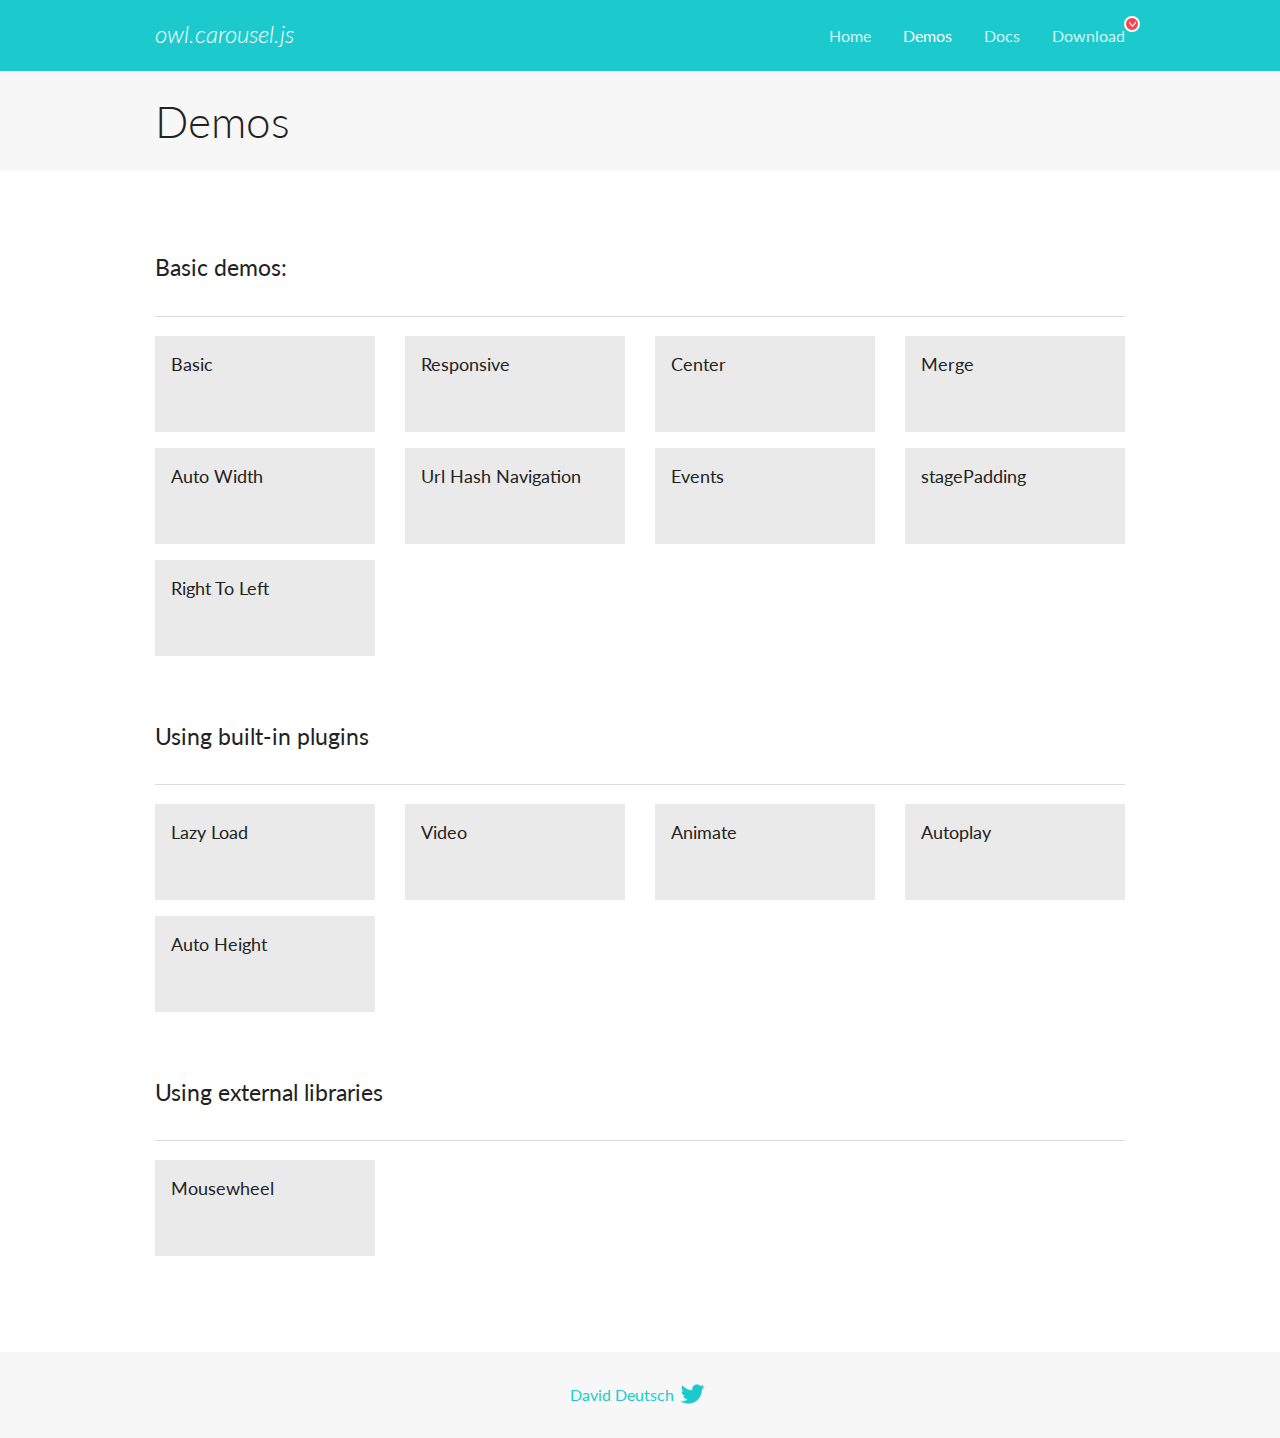
<file: assets/plugins/OwlCarousel2-2.3.4/docs/demos/demos.html>
<!DOCTYPE html>
<html lang="en">
  <head>

    <!-- head -->
    <meta charset="utf-8">
    <meta name="msapplication-tap-highlight" content="no" />
    <meta name="viewport" content="width=device-width, initial-scale=1.0" />
    <meta name="description" content="A list of Owl Carousel examples.">
    <meta name="author" content="David Deutsch">
    <title>
      Demos | Owl Carousel | 2.3.4
    </title>

    <!-- Stylesheets -->
    <link href='https://fonts.googleapis.com/css?family=Lato:300,400,700,400italic,300italic' rel='stylesheet' type='text/css'>
    <link rel="stylesheet" href="../assets/css/docs.theme.min.css">

    <!-- Owl Stylesheets -->
    <link rel="stylesheet" href="../assets/owlcarousel/assets/owl.carousel.min.css">
    <link rel="stylesheet" href="../assets/owlcarousel/assets/owl.theme.default.min.css">

    <!-- HTML5 shim and Respond.js IE8 support of HTML5 elements and media queries -->

    <!--[if lt IE 9]>
      <script src="https://oss.maxcdn.com/libs/html5shiv/3.7.0/html5shiv.js"></script>
      <script src="https://oss.maxcdn.com/libs/respond.js/1.3.0/respond.min.js"></script>
    <![endif]-->

    <!-- Favicons -->
    <link rel="apple-touch-icon-precomposed" sizes="144x144" href="../assets/ico/apple-touch-icon-144-precomposed.png">
    <link rel="shortcut icon" href="../assets/ico/favicon.png">
    <link rel="shortcut icon" href="favicon.ico">

    <!-- Yeah i know js should not be in header. Its required for demos.-->

    <!-- javascript -->
    <script src="../assets/vendors/jquery.min.js"></script>
    <script src="../assets/owlcarousel/owl.carousel.js"></script>
  </head>
  <body>

    <!-- header -->
    <header class="header">
      <div class="row">
        <div class="large-12 columns">
          <div class="brand left">
            <h3>
              <a href="/OwlCarousel2/">owl.carousel.js</a> 
            </h3>
          </div>
          <a id="toggle-nav" class="right">
            <span></span> <span></span> <span></span> 
          </a> 
          <div class="nav-bar">
            <ul class="clearfix">
              <li> <a href="/OwlCarousel2/index.html">Home</a>  </li>
              <li class="active">
                <a href="/OwlCarousel2/demos/demos.html">Demos</a> 
              </li>
              <li> <a href="/OwlCarousel2/docs/started-welcome.html">Docs</a>  </li>
              <li>
                <a href="https://github.com/OwlCarousel2/OwlCarousel2/archive/2.3.4.zip">Download</a> 
                <span class="download"></span> 
              </li>
            </ul>
          </div>
        </div>
      </div>
    </header>

    <!-- title -->
    <section class="title">
      <div class="row">
        <div class="large-12 columns">
          <h1>Demos</h1>
        </div>
      </div>
    </section>

    <!--  Demos -->
    <section id="demos">
      <div class="row">
        <div class="large-12 columns">
          <h4 id="basic-demos-">Basic demos:</h4>
          <hr>
          <div class="demo-list">
            <div class="row">
              <div class="small-6 medium-4 large-3 columns">
                <a href="basic.html" class="demo-block">
                  <h5>Basic </h5>
                </a> 
              </div>
              <div class="small-6 medium-4 large-3 columns">
                <a href="responsive.html" class="demo-block">
                  <h5>Responsive </h5>
                </a> 
              </div>
              <div class="small-6 medium-4 large-3 columns">
                <a href="center.html" class="demo-block">
                  <h5>Center </h5>
                </a> 
              </div>
              <div class="small-6 medium-4 large-3 columns">
                <a href="merge.html" class="demo-block">
                  <h5>Merge </h5>
                </a> 
              </div>
              <div class="small-6 medium-4 large-3 columns">
                <a href="autowidth.html" class="demo-block">
                  <h5>Auto Width </h5>
                </a> 
              </div>
              <div class="small-6 medium-4 large-3 columns">
                <a href="urlhashnav.html" class="demo-block">
                  <h5>Url Hash Navigation </h5>
                </a> 
              </div>
              <div class="small-6 medium-4 large-3 columns">
                <a href="events.html" class="demo-block">
                  <h5>Events </h5>
                </a> 
              </div>
              <div class="small-6 medium-4 large-3 columns">
                <a href="stagepadding.html" class="demo-block">
                  <h5>stagePadding </h5>
                </a> 
              </div>
              <div class="small-6 medium-4 large-3 columns">
                <a href="rtl.html" class="demo-block">
                  <h5>Right To Left </h5>
                </a> 
              </div>
            </div>
          </div>
          <h4 id="using-built-in-plugins">Using built-in plugins</h4>
          <hr>
          <div class="demo-list">
            <div class="row">
              <div class="small-6 medium-4 large-3 columns">
                <a href="lazyLoad.html" class="demo-block">
                  <h5>Lazy Load </h5>
                </a> 
              </div>
              <div class="small-6 medium-4 large-3 columns">
                <a href="video.html" class="demo-block">
                  <h5>Video </h5>
                </a> 
              </div>
              <div class="small-6 medium-4 large-3 columns">
                <a href="animate.html" class="demo-block">
                  <h5>Animate </h5>
                </a> 
              </div>
              <div class="small-6 medium-4 large-3 columns">
                <a href="autoplay.html" class="demo-block">
                  <h5>Autoplay </h5>
                </a> 
              </div>
              <div class="small-6 medium-4 large-3 columns">
                <a href="autoheight.html" class="demo-block">
                  <h5>Auto Height </h5>
                </a> 
              </div>
            </div>
          </div>
          <h4 id="using-external-libraries">Using external libraries</h4>
          <hr>
          <div class="demo-list">
            <div class="row">
              <div class="small-6 medium-4 large-3 columns">
                <a href="mousewheel.html" class="demo-block">
                  <h5>Mousewheel </h5>
                </a> 
              </div>
            </div>
          </div>
        </div>
      </div>
    </section>

    <!-- footer -->
    <footer class="footer">
      <div class="row">
        <div class="large-12 columns">
          <h5>
            <a href="/OwlCarousel2/docs/support-contact.html">David Deutsch</a> 
            <a id="custom-tweet-button" href="https://twitter.com/share?url=https://github.com/OwlCarousel2/OwlCarousel2&text=Owl Carousel - This is so awesome! " target="_blank"></a> 
          </h5>
        </div>
      </div>
    </footer>

    <!-- vendors -->
    <script src="../assets/vendors/highlight.js"></script>
    <script src="../assets/js/app.js"></script>
  </body>
</html>
</file>
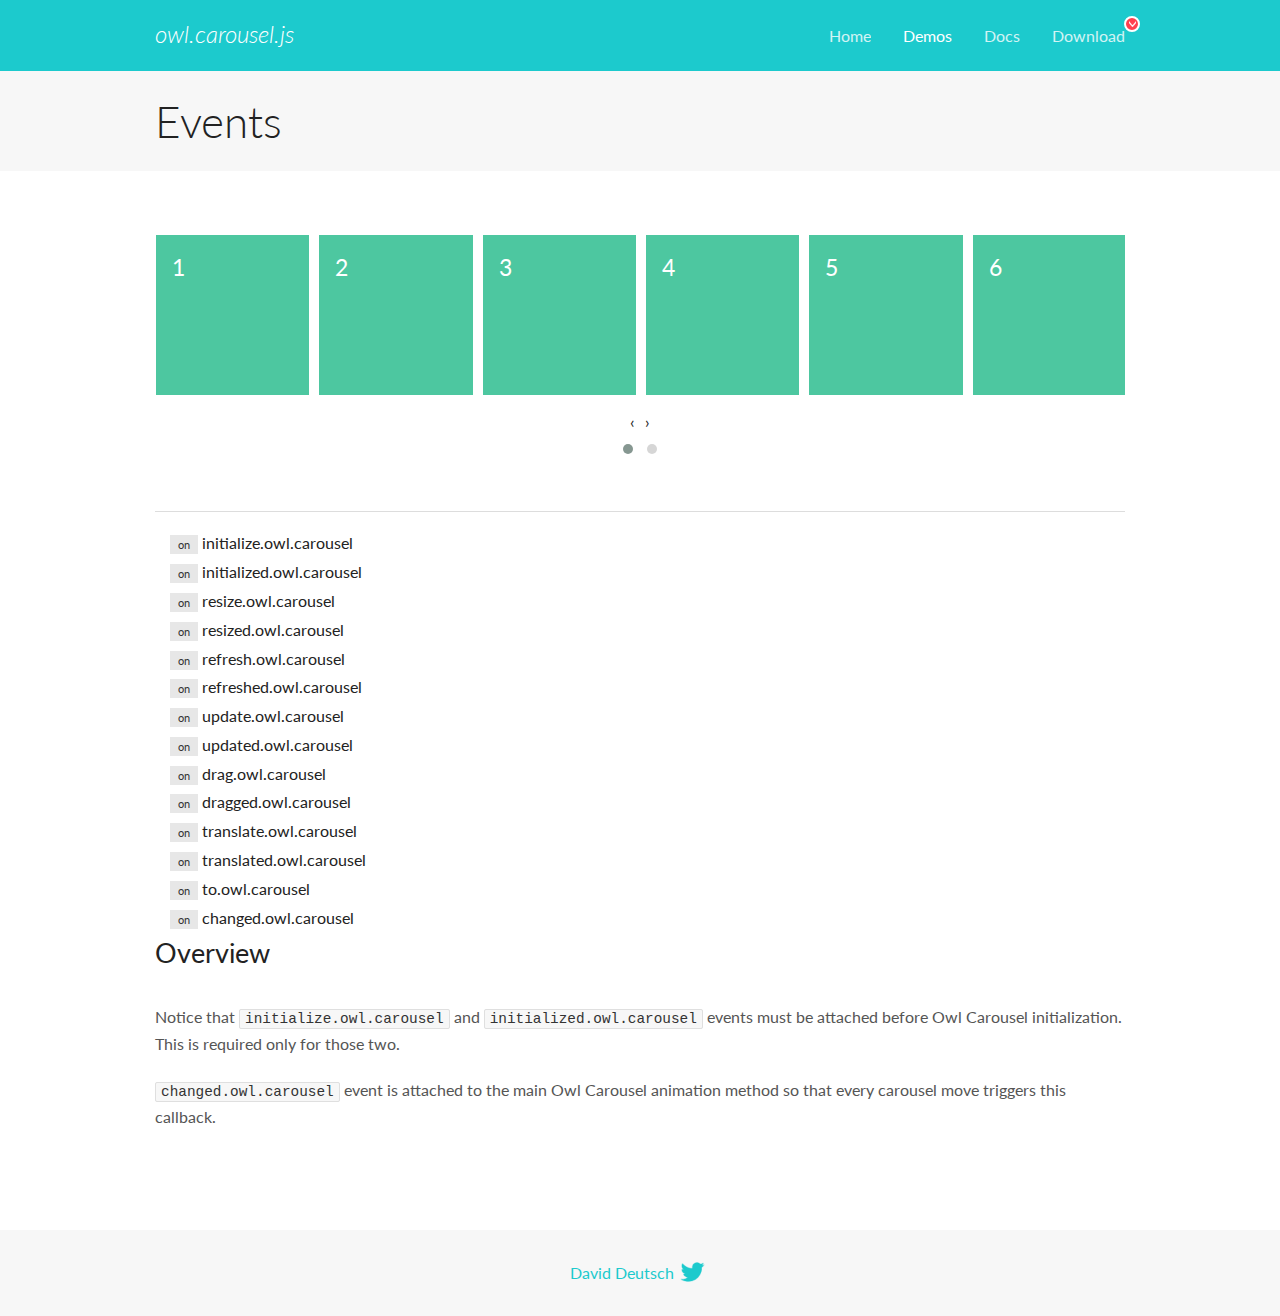
<file: assets/plugins/OwlCarousel2-2.3.4/docs/demos/events.html>
<!DOCTYPE html>
<html lang="en">
  <head>

    <!-- head -->
    <meta charset="utf-8">
    <meta name="msapplication-tap-highlight" content="no" />
    <meta name="viewport" content="width=device-width, initial-scale=1.0" />
    <meta name="description" content="Events usage demo">
    <meta name="author" content="David Deutsch">
    <title>
      Events Demo | Owl Carousel | 2.3.4
    </title>

    <!-- Stylesheets -->
    <link href='https://fonts.googleapis.com/css?family=Lato:300,400,700,400italic,300italic' rel='stylesheet' type='text/css'>
    <link rel="stylesheet" href="../assets/css/docs.theme.min.css">

    <!-- Owl Stylesheets -->
    <link rel="stylesheet" href="../assets/owlcarousel/assets/owl.carousel.min.css">
    <link rel="stylesheet" href="../assets/owlcarousel/assets/owl.theme.default.min.css">

    <!-- HTML5 shim and Respond.js IE8 support of HTML5 elements and media queries -->

    <!--[if lt IE 9]>
      <script src="https://oss.maxcdn.com/libs/html5shiv/3.7.0/html5shiv.js"></script>
      <script src="https://oss.maxcdn.com/libs/respond.js/1.3.0/respond.min.js"></script>
    <![endif]-->

    <!-- Favicons -->
    <link rel="apple-touch-icon-precomposed" sizes="144x144" href="../assets/ico/apple-touch-icon-144-precomposed.png">
    <link rel="shortcut icon" href="../assets/ico/favicon.png">
    <link rel="shortcut icon" href="favicon.ico">

    <!-- Yeah i know js should not be in header. Its required for demos.-->

    <!-- javascript -->
    <script src="../assets/vendors/jquery.min.js"></script>
    <script src="../assets/owlcarousel/owl.carousel.js"></script>
  </head>
  <body>

    <!-- header -->
    <header class="header">
      <div class="row">
        <div class="large-12 columns">
          <div class="brand left">
            <h3>
              <a href="/OwlCarousel2/">owl.carousel.js</a> 
            </h3>
          </div>
          <a id="toggle-nav" class="right">
            <span></span> <span></span> <span></span> 
          </a> 
          <div class="nav-bar">
            <ul class="clearfix">
              <li> <a href="/OwlCarousel2/index.html">Home</a>  </li>
              <li class="active">
                <a href="/OwlCarousel2/demos/demos.html">Demos</a> 
              </li>
              <li> <a href="/OwlCarousel2/docs/started-welcome.html">Docs</a>  </li>
              <li>
                <a href="https://github.com/OwlCarousel2/OwlCarousel2/archive/2.3.4.zip">Download</a> 
                <span class="download"></span> 
              </li>
            </ul>
          </div>
        </div>
      </div>
    </header>

    <!-- title -->
    <section class="title">
      <div class="row">
        <div class="large-12 columns">
          <h1>Events</h1>
        </div>
      </div>
    </section>

    <!--  Demos -->
    <section id="demos">
      <div class="row">
        <div class="large-12 columns">
          <div class="owl-carousel owl-theme">
            <div class="item">
              <h4>1</h4>
            </div>
            <div class="item">
              <h4>2</h4>
            </div>
            <div class="item">
              <h4>3</h4>
            </div>
            <div class="item">
              <h4>4</h4>
            </div>
            <div class="item">
              <h4>5</h4>
            </div>
            <div class="item">
              <h4>6</h4>
            </div>
            <div class="item">
              <h4>7</h4>
            </div>
            <div class="item">
              <h4>8</h4>
            </div>
            <div class="item">
              <h4>9</h4>
            </div>
            <div class="item">
              <h4>10</h4>
            </div>
            <div class="item">
              <h4>11</h4>
            </div>
            <div class="item">
              <h4>12</h4>
            </div>
          </div>
          <hr>
          <div class="large-12 columns callbacks">
            <div><span class="label secondary initialize">on</span>  initialize.owl.carousel </div>
            <div><span class="label secondary initialized">on</span>  initialized.owl.carousel </div>
            <div><span class="label secondary resize">on</span>  resize.owl.carousel </div>
            <div><span class="label secondary resized">on</span>  resized.owl.carousel </div>
            <div><span class="label secondary refresh">on</span>  refresh.owl.carousel </div>
            <div><span class="label secondary refreshed">on</span>  refreshed.owl.carousel </div>
            <div><span class="label secondary update">on</span>  update.owl.carousel </div>
            <div><span class="label secondary updated">on</span>  updated.owl.carousel </div>
            <div><span class="label secondary drag">on</span>  drag.owl.carousel </div>
            <div><span class="label secondary dragged">on</span>  dragged.owl.carousel </div>
            <div><span class="label secondary translate">on</span>  translate.owl.carousel </div>
            <div><span class="label secondary translated">on</span>  translated.owl.carousel </div>
            <div><span class="label secondary to">on</span>  to.owl.carousel </div>
            <div><span class="label secondary changed">on</span>  changed.owl.carousel </div>
          </div>
          <h3 id="overview">Overview</h3>
          <p>Notice that <code>initialize.owl.carousel</code> and <code>initialized.owl.carousel</code> events must be attached before Owl Carousel initialization. This is required only for those two.</p>
          <p><code>changed.owl.carousel</code> event is attached to the main Owl Carousel animation method so that every carousel move triggers this callback.</p>
          <script>
            jQuery(document).ready(function($) {
              var owl = $('.owl-carousel');
              owl.on('initialize.owl.carousel initialized.owl.carousel ' +
                'initialize.owl.carousel initialize.owl.carousel ' +
                'resize.owl.carousel resized.owl.carousel ' +
                'refresh.owl.carousel refreshed.owl.carousel ' +
                'update.owl.carousel updated.owl.carousel ' +
                'drag.owl.carousel dragged.owl.carousel ' +
                'translate.owl.carousel translated.owl.carousel ' +
                'to.owl.carousel changed.owl.carousel',
                function(e) {
                  $('.' + e.type)
                    .removeClass('secondary')
                    .addClass('success');
                  window.setTimeout(function() {
                    $('.' + e.type)
                      .removeClass('success')
                      .addClass('secondary');
                  }, 500);
                });
              owl.owlCarousel({
                loop: true,
                nav: true,
                lazyLoad: true,
                margin: 10,
                video: true,
                responsive: {
                  0: {
                    items: 1
                  },
                  600: {
                    items: 3
                  },
                  960: {
                    items: 5,
                  },
                  1200: {
                    items: 6
                  }
                }
              });
            });
          </script>
        </div>
      </div>
    </section>

    <!-- footer -->
    <footer class="footer">
      <div class="row">
        <div class="large-12 columns">
          <h5>
            <a href="/OwlCarousel2/docs/support-contact.html">David Deutsch</a> 
            <a id="custom-tweet-button" href="https://twitter.com/share?url=https://github.com/OwlCarousel2/OwlCarousel2&text=Owl Carousel - This is so awesome! " target="_blank"></a> 
          </h5>
        </div>
      </div>
    </footer>

    <!-- vendors -->
    <script src="../assets/vendors/highlight.js"></script>
    <script src="../assets/js/app.js"></script>
  </body>
</html>
</file>
